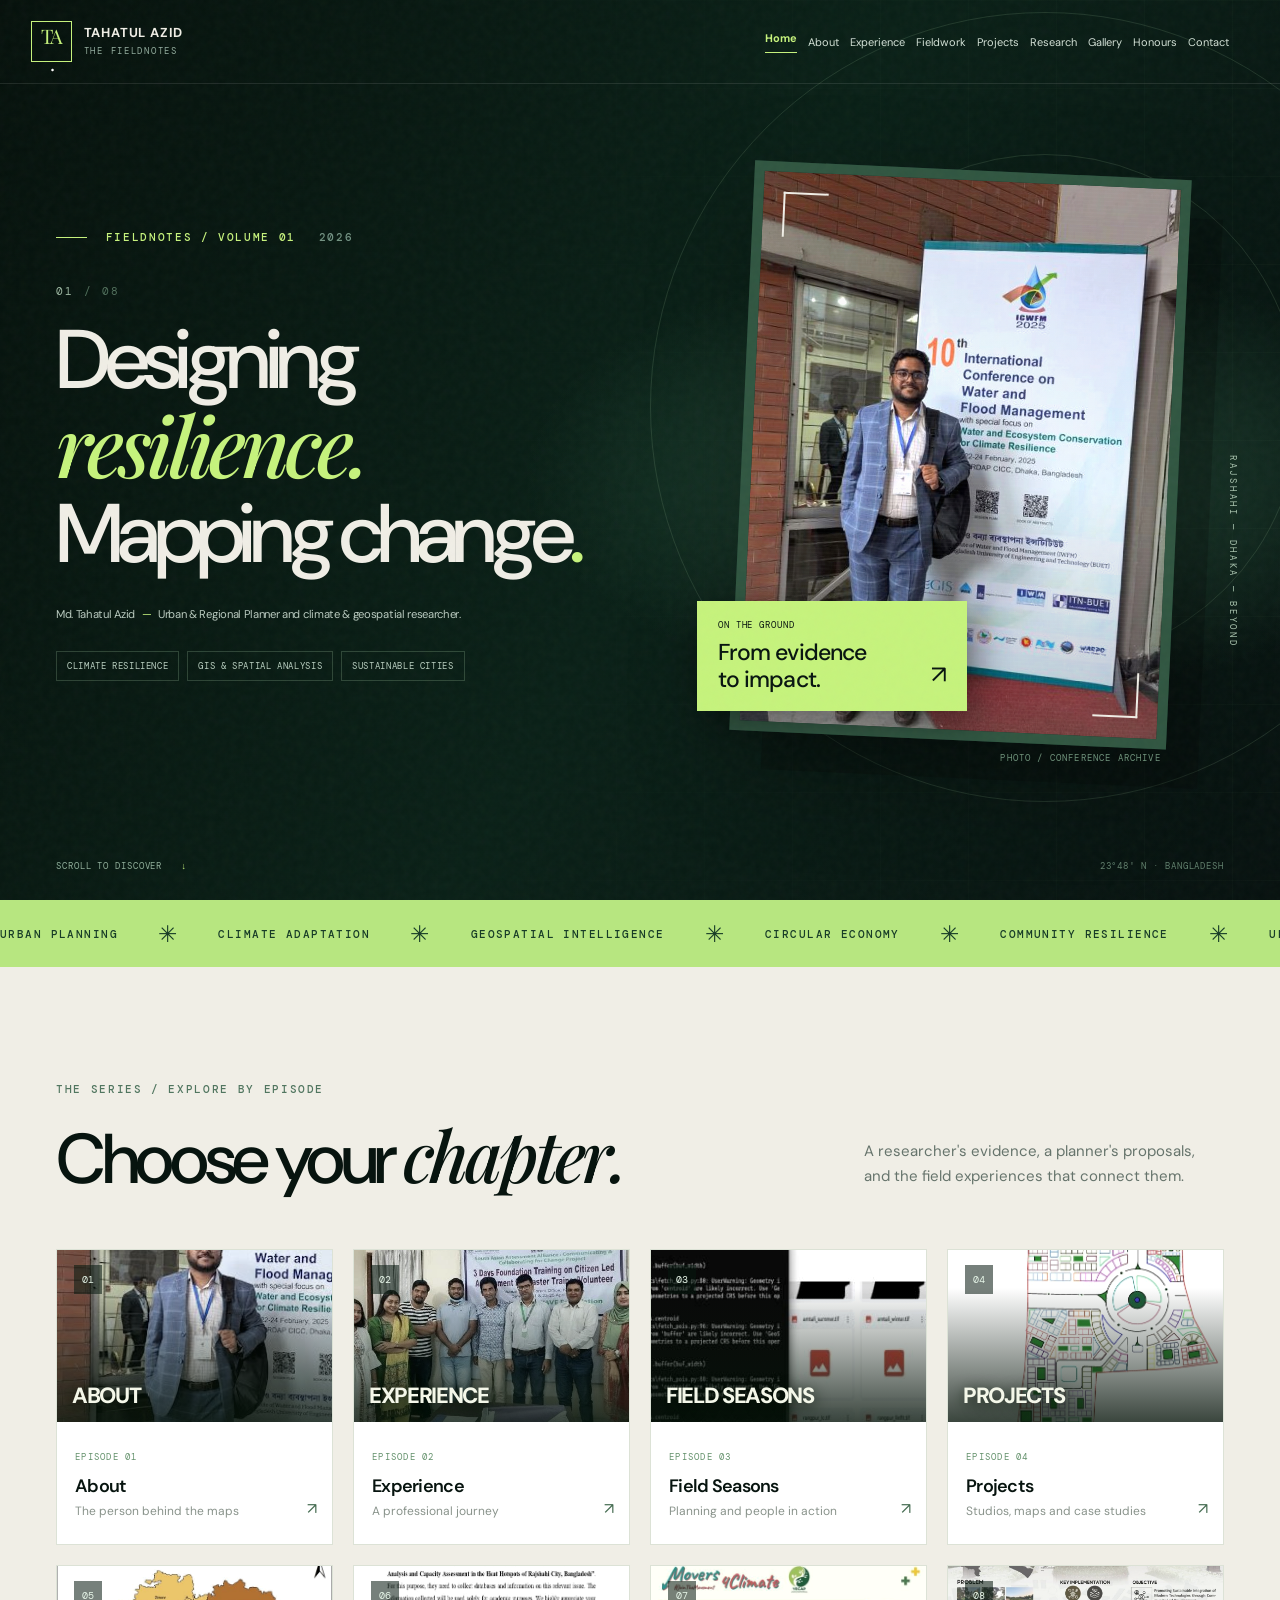
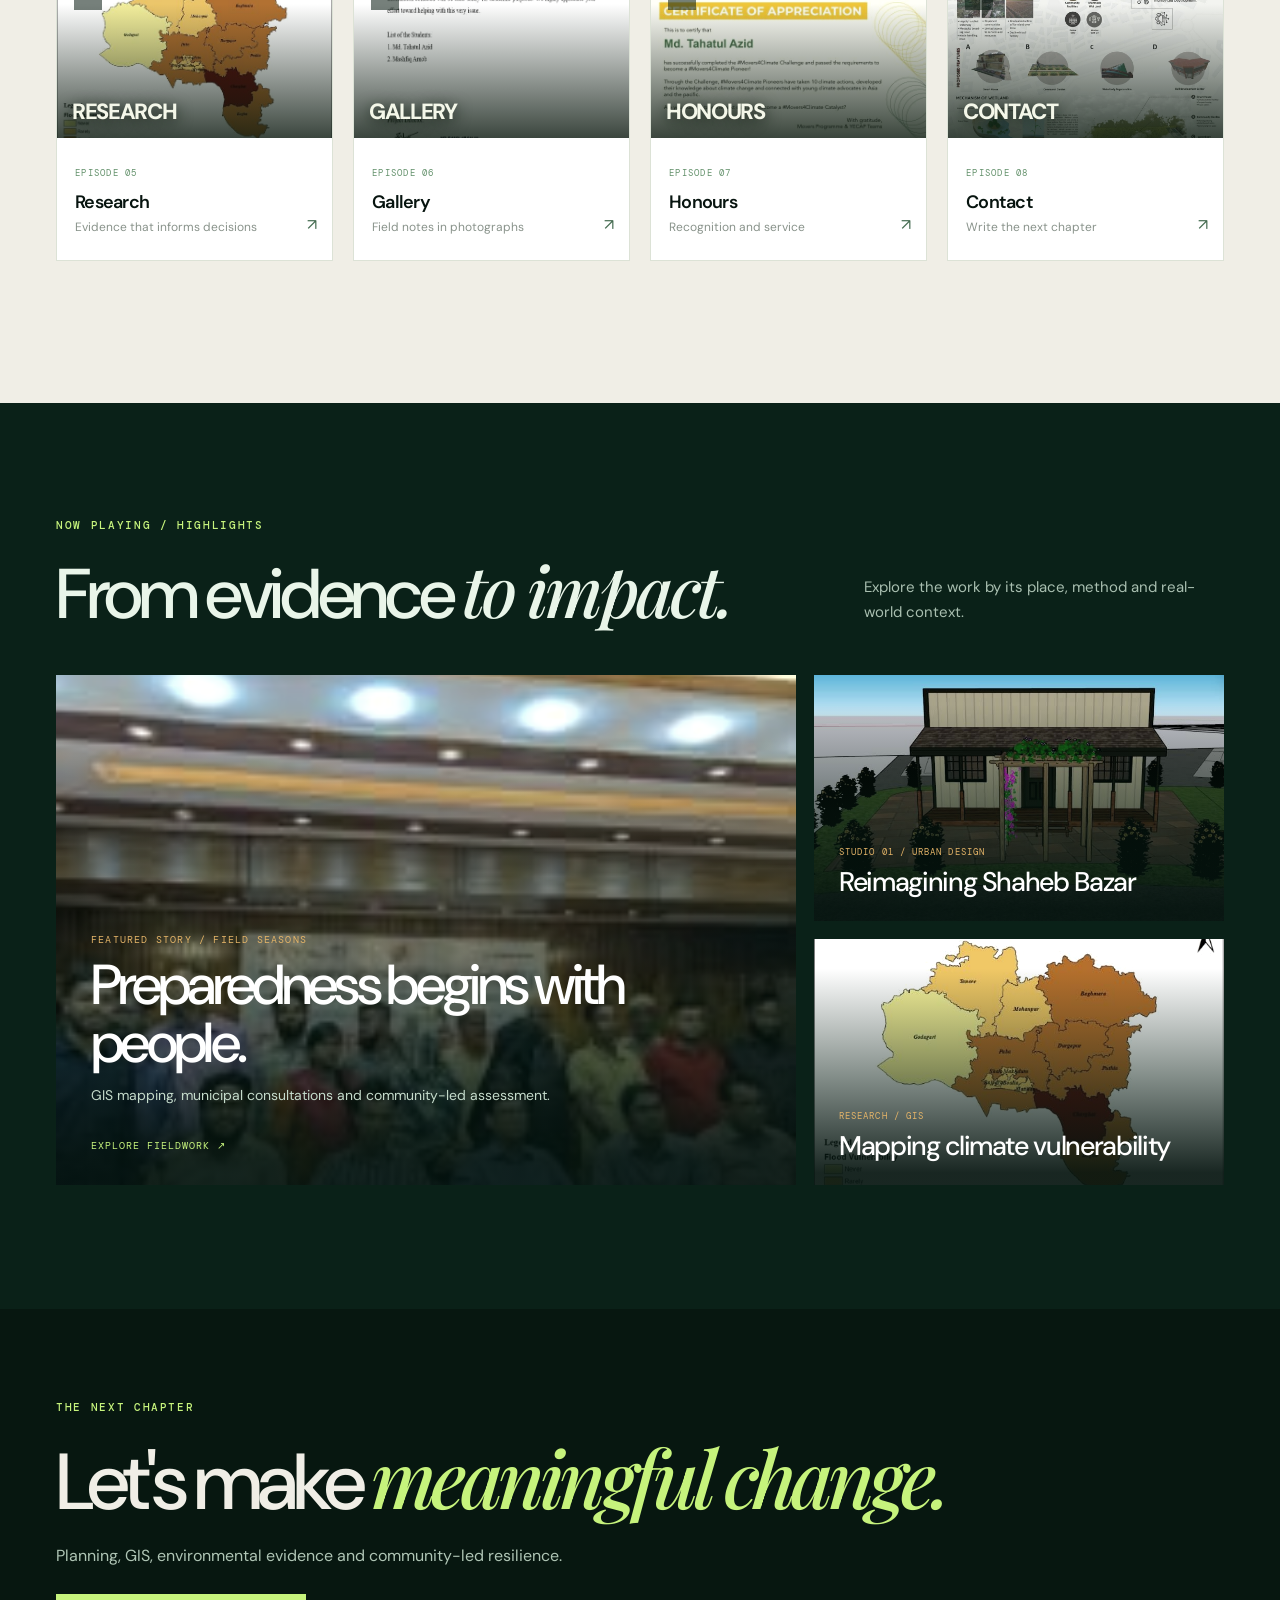
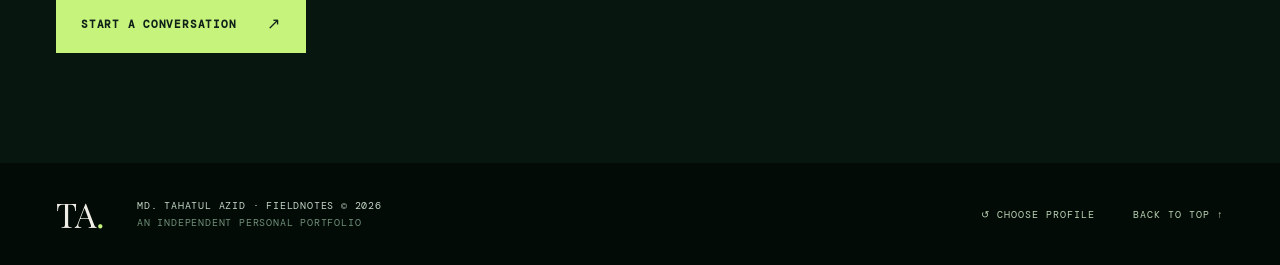
<file: index.html>
<!doctype html>
<html lang="en">
<head>
  <meta charset="UTF-8" />
  <meta name="viewport" content="width=device-width, initial-scale=1" />
  <meta name="description" content="The portfolio of Md. Tahatul Azid: planning, climate resilience, GIS and research." />
  <meta name="theme-color" content="#07140f" />
  <title>Home | Md. Tahatul Azid — Fieldnotes</title>
  <link rel="preconnect" href="https://fonts.googleapis.com" />
  <link rel="preconnect" href="https://fonts.gstatic.com" crossorigin />
  <link href="https://fonts.googleapis.com/css2?family=DM+Sans:wght@400;500;600;700&family=DM+Mono:wght@400;500&family=Playfair+Display:ital,wght@0,500;0,600;1,500;1,600&display=swap" rel="stylesheet" />
  <link rel="stylesheet" href="styles.css" />
  <link rel="stylesheet" href="homepage.css" />
  <script src="gallery-manifest.js" defer></script><script src="app.js" defer></script>
</head>
<body id="top" data-page="index"><div class="noise" aria-hidden="true"></div>
  <div id="chooser" class="screen chooser-screen is-hidden" role="dialog" aria-modal="true" aria-labelledby="chooser-title">
    <div class="chooser-inner">
      <p class="eyebrow center">ONE STORY · FOUR PERSPECTIVES</p>
      <h2 id="chooser-title">Who's watching?</h2>
      <p class="chooser-note">Pick a perspective on the same journey — planning, research and work in the field.</p>
      <div class="profile-grid">
        <button class="profile" type="button" data-profile="overview"><span class="profile-art profile-art-one"><span>TA</span></span><strong>The Full Story</strong><small>Every chapter, in order</small></button>
        <button class="profile" type="button" data-profile="research"><span class="profile-art profile-art-two"><span class="profile-glyph">◈</span></span><strong>Researcher</strong><small>Papers, methods & evidence</small></button>
        <button class="profile" type="button" data-profile="partner"><span class="profile-art profile-art-three"><span class="profile-glyph">⌁</span></span><strong>Project Partner</strong><small>Experience & field projects</small></button>
        <button class="profile" type="button" data-profile="explorer"><span class="profile-art profile-art-four"><span class="profile-glyph">✦</span></span><strong>Explorer</strong><small>Images, ideas & milestones</small></button>
      </div>
      <p class="chooser-foot">FIELDNOTES / VOL. 01 <span>THE STORY IS YOURS TO EXPLORE</span></p>
    </div>
  </div>

<div id="site" class="site-wrap"><header class="site-header" id="top">
      <a class="brand" href="index.html" aria-label="Tahatul Azid, back to home"><span class="brand-icon">TA<span class="brand-dot">.</span></span><span class="brand-name">TAHATUL AZID<small>THE FIELDNOTES</small></span></a>
      <nav class="desktop-nav" aria-label="Primary navigation"><a href="index.html" aria-current="page">Home</a><a href="about.html" >About</a><a href="fieldwork.html" >Fieldwork</a><a href="projects.html" >Projects</a><a href="research.html" >Research</a><a href="experience.html" >Experience</a><a href="gallery.html" >Gallery</a><a href="recognition.html" >Honours</a><a href="contact.html" >Contact</a></nav>
      <div class="header-actions"><a class="header-contact" href="contact.html">LET'S CONNECT <span>↗</span></a><button class="menu-toggle" id="menu-toggle" type="button" aria-label="Open menu" aria-expanded="false"><span></span><span></span></button></div>
    </header>
<nav id="mobile-nav" class="mobile-nav is-hidden" aria-label="Mobile navigation"><a href="index.html" aria-current="page">Home</a><a href="about.html" >About</a><a href="fieldwork.html" >Fieldwork</a><a href="projects.html" >Projects</a><a href="research.html" >Research</a><a href="experience.html" >Experience</a><a href="gallery.html" >Gallery</a><a href="recognition.html" >Honours</a><a href="contact.html" >Contact</a></nav><main>      <section class="hero" id="home">
        <div class="hero-grid"></div><div class="hero-orbit orbit-one"></div><div class="hero-orbit orbit-two"></div>
        <div class="hero-inner wrap">
          <div class="hero-copy reveal">
            <p class="eyebrow light"><span class="eyebrow-line"></span> FIELDNOTES / VOLUME 01 <span class="eyebrow-year">2026</span></p>
            <div class="hero-count">01 <span>/ 08</span></div>
            <h1>Designing<br/><em>resilience.</em><br/>Mapping change<span class="hero-period">.</span></h1>
            <p class="hero-subtitle">Md. Tahatul Azid <span class="separator">—</span> Urban &amp; Regional Planner and climate &amp; geospatial researcher.</p>
            <div class="hero-tags"><span>CLIMATE RESILIENCE</span><span>GIS & SPATIAL ANALYSIS</span><span>SUSTAINABLE CITIES</span></div>
          </div>
          <div class="hero-visual reveal">
            <div class="hero-frame"><img src="assets/tahatul-home.png" alt="Md. Tahatul Azid attending the International Conference on Water and Flood Management" /><div class="hero-photo-grain"></div><span class="photo-corner pc-tl"></span><span class="photo-corner pc-br"></span></div>
            <div class="hero-note"><span class="note-kicker">ON THE GROUND</span><strong>From evidence<br/>to impact.</strong><span class="note-arrow">↗</span></div>
            <div class="hero-side-label">RAJSHAHI — DHAKA — BEYOND</div>
            <div class="hero-image-credit">PHOTO / CONFERENCE ARCHIVE</div>
          </div>
        </div>
        <div class="hero-bottom wrap"><a href="#chapters" class="scroll-prompt">SCROLL TO DISCOVER <span>↓</span></a><span class="hero-coordinate">23°48′ N · BANGLADESH</span></div>
      </section>

      <section class="ticker-strip" aria-label="Areas of focus"><div class="ticker-track"><span>URBAN PLANNING</span><b>✳</b><span>CLIMATE ADAPTATION</span><b>✳</b><span>GEOSPATIAL INTELLIGENCE</span><b>✳</b><span>CIRCULAR ECONOMY</span><b>✳</b><span>COMMUNITY RESILIENCE</span><b>✳</b><span>URBAN PLANNING</span><b>✳</b><span>CLIMATE ADAPTATION</span><b>✳</b><span>GEOSPATIAL INTELLIGENCE</span><b>✳</b></div></section>

<section class="chapters-section section-pad hybrid-episodes" id="chapters"><div class="wrap"><div class="section-heading"><div><p class="eyebrow">THE SERIES / EXPLORE BY EPISODE</p><h2>Choose your <em>chapter.</em></h2></div><p class="section-aside">A researcher's evidence, a planner's proposals, and the field experiences that connect them.</p></div><div class="chapter-rail hybrid-chapter-rail" id="chapter-rail"><a class="chapter-card hybrid-chapter" href="about.html"><div class="chapter-num">01</div><div class="chapter-art hybrid-art"><img loading="lazy" src="assets/claude/hero.jpg" alt=""><span>ABOUT</span></div><div class="chapter-meta"><small>EPISODE 01</small><h3>About</h3><p>The person behind the maps</p></div><span class="chapter-go">↗</span></a><a class="chapter-card hybrid-chapter" href="fieldwork.html"><div class="chapter-num">02</div><div class="chapter-art hybrid-art"><img loading="lazy" src="assets/claude/ep-team.jpg" alt=""><span>FIELD SEASONS</span></div><div class="chapter-meta"><small>EPISODE 02</small><h3>Field Seasons</h3><p>Planning and people in action</p></div><span class="chapter-go">↗</span></a><a class="chapter-card hybrid-chapter" href="projects.html"><div class="chapter-num">03</div><div class="chapter-art hybrid-art"><img loading="lazy" src="assets/claude/sb-plan.jpg" alt=""><span>PROJECTS</span></div><div class="chapter-meta"><small>EPISODE 03</small><h3>Projects</h3><p>Studios, maps and case studies</p></div><span class="chapter-go">↗</span></a><a class="chapter-card hybrid-chapter" href="research.html"><div class="chapter-num">04</div><div class="chapter-art hybrid-art"><img loading="lazy" src="assets/claude/bc-flood.jpg" alt=""><span>RESEARCH</span></div><div class="chapter-meta"><small>EPISODE 04</small><h3>Research</h3><p>Evidence that informs decisions</p></div><span class="chapter-go">↗</span></a><a class="chapter-card hybrid-chapter" href="experience.html"><div class="chapter-num">05</div><div class="chapter-art hybrid-art"><img loading="lazy" src="assets/claude/wv-3.jpg" alt=""><span>EXPERIENCE</span></div><div class="chapter-meta"><small>EPISODE 05</small><h3>Experience</h3><p>A professional journey</p></div><span class="chapter-go">↗</span></a><a class="chapter-card hybrid-chapter" href="gallery.html"><div class="chapter-num">06</div><div class="chapter-art hybrid-art"><img loading="lazy" src="assets/claude/hw-1.jpg" alt=""><span>GALLERY</span></div><div class="chapter-meta"><small>EPISODE 06</small><h3>Gallery</h3><p>Field notes in photographs</p></div><span class="chapter-go">↗</span></a><a class="chapter-card hybrid-chapter" href="recognition.html"><div class="chapter-num">07</div><div class="chapter-art hybrid-art"><img loading="lazy" src="assets/claude/undp-1.jpg" alt=""><span>HONOURS</span></div><div class="chapter-meta"><small>EPISODE 07</small><h3>Honours</h3><p>Recognition and service</p></div><span class="chapter-go">↗</span></a><a class="chapter-card hybrid-chapter" href="contact.html"><div class="chapter-num">08</div><div class="chapter-art hybrid-art"><img loading="lazy" src="assets/claude/sv-poster.jpg" alt=""><span>CONTACT</span></div><div class="chapter-meta"><small>EPISODE 08</small><h3>Contact</h3><p>Write the next chapter</p></div><span class="chapter-go">↗</span></a></div></div></section><section class="stream-section section-pad"><div class="wrap"><div class="section-heading"><div><p class="eyebrow light">NOW PLAYING / HIGHLIGHTS</p><h2>From evidence <em>to impact.</em></h2></div><p class="section-aside">Explore the work by its place, method and real-world context.</p></div><div class="stream-grid"><a class="stream-lead" href="fieldwork.html"><img src="assets/claude/ep-m2.jpg" alt="Municipal fieldwork and stakeholder consultations" loading="lazy"><div><span>FEATURED STORY / FIELD SEASONS</span><h3>Preparedness begins with people.</h3><p>GIS mapping, municipal consultations and community-led assessment.</p><b>EXPLORE FIELDWORK ↗</b></div></a><div class="stream-side"><a href="projects.html#studio-details"><img src="assets/claude/sb-3d1.jpg" alt="Proposed design for Shaheb Bazar"><span>STUDIO 01 / URBAN DESIGN</span><strong>Reimagining Shaheb Bazar</strong></a><a href="research.html"><img src="assets/claude/bc-flood.jpg" alt="Spatial study of flood vulnerability"><span>RESEARCH / GIS</span><strong>Mapping climate vulnerability</strong></a></div></div></div></section><section class="home-close"><div class="wrap"><p class="eyebrow light">THE NEXT CHAPTER</p><h2>Let's make <em>meaningful change.</em></h2><p>Planning, GIS, environmental evidence and community-led resilience.</p><a class="primary-button" href="contact.html">START A CONVERSATION <span class="button-arrow">↗</span></a></div></section></main><footer class="site-footer"><div class="wrap footer-inner"><a href="index.html" class="footer-brand">TA<span>.</span></a><p>MD. TAHATUL AZID · FIELDNOTES © 2026<br/><span>AN INDEPENDENT PERSONAL PORTFOLIO</span></p><button id="switch-profile" class="footer-replay" type="button" title="Choose a viewing profile">↺ CHOOSE PROFILE</button><a href="#top" class="back-top">BACK TO TOP ↑</a></div></footer></div></body></html>
</file>
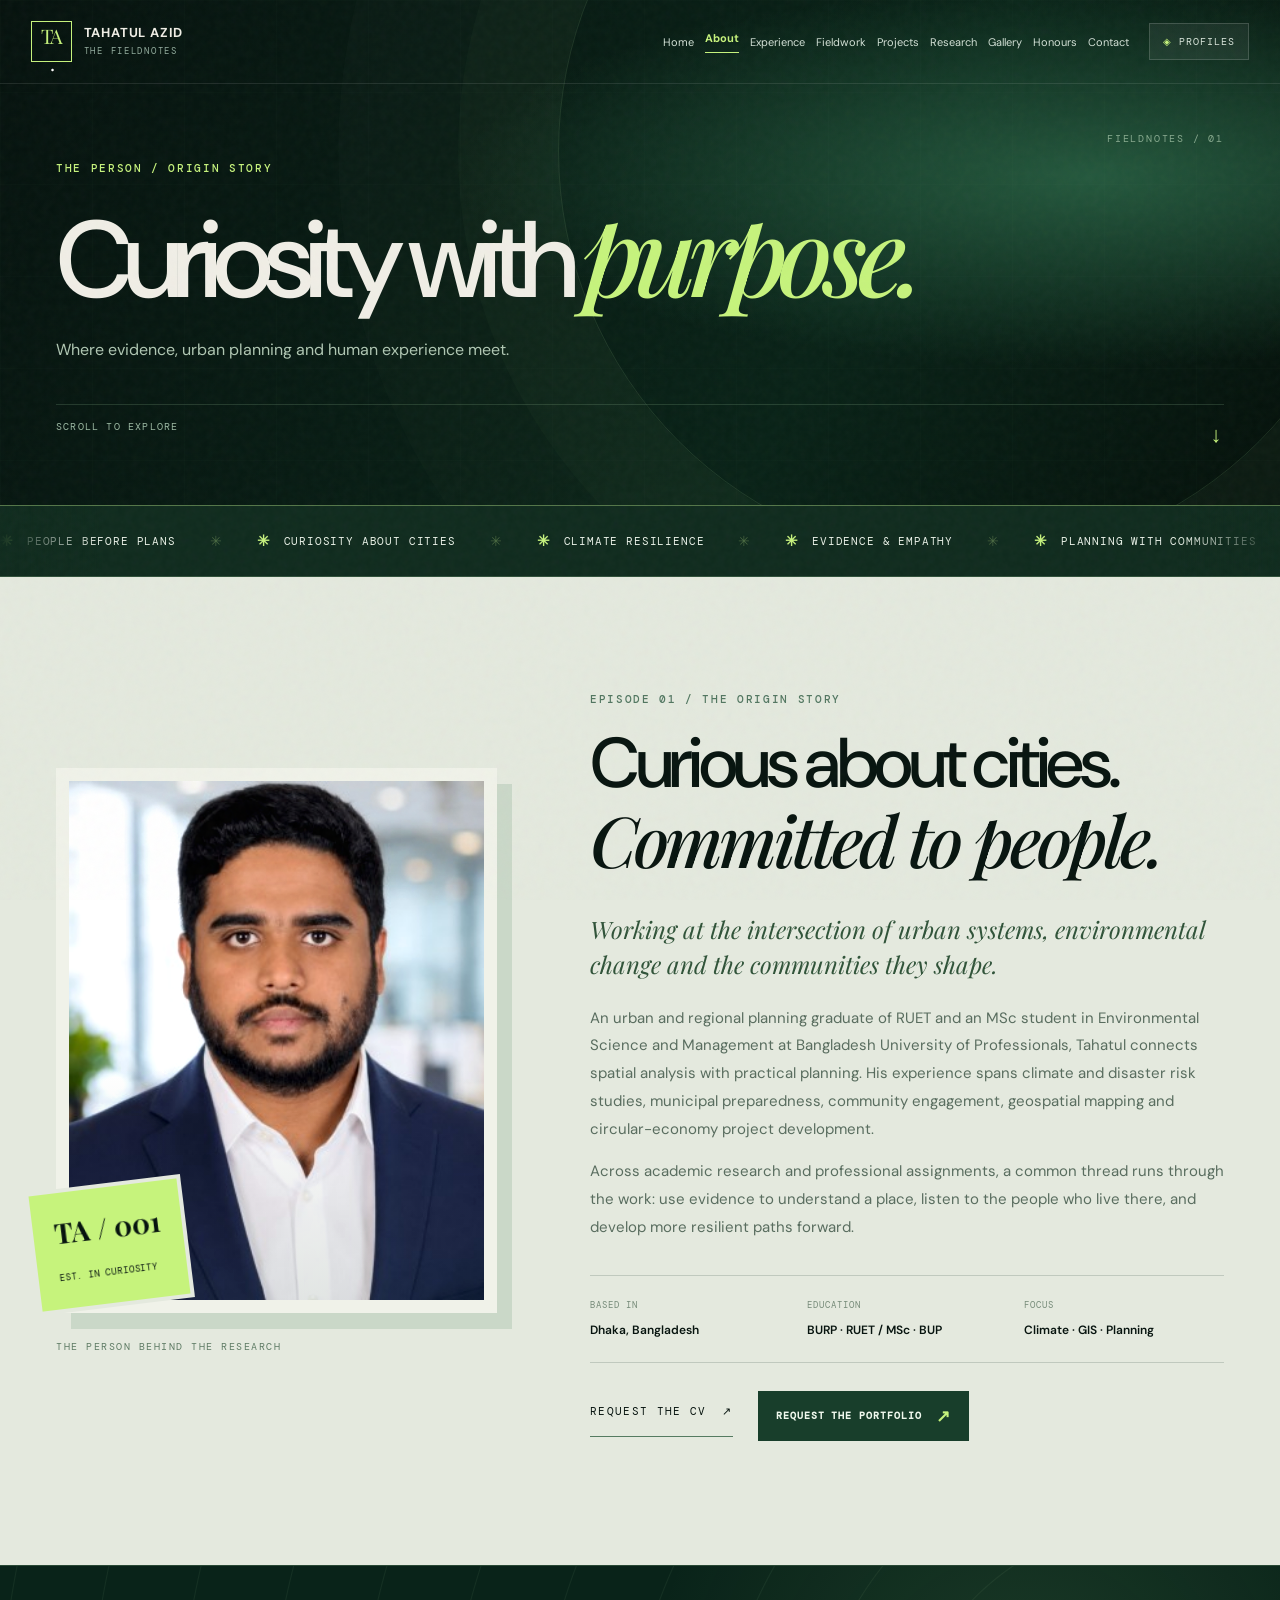
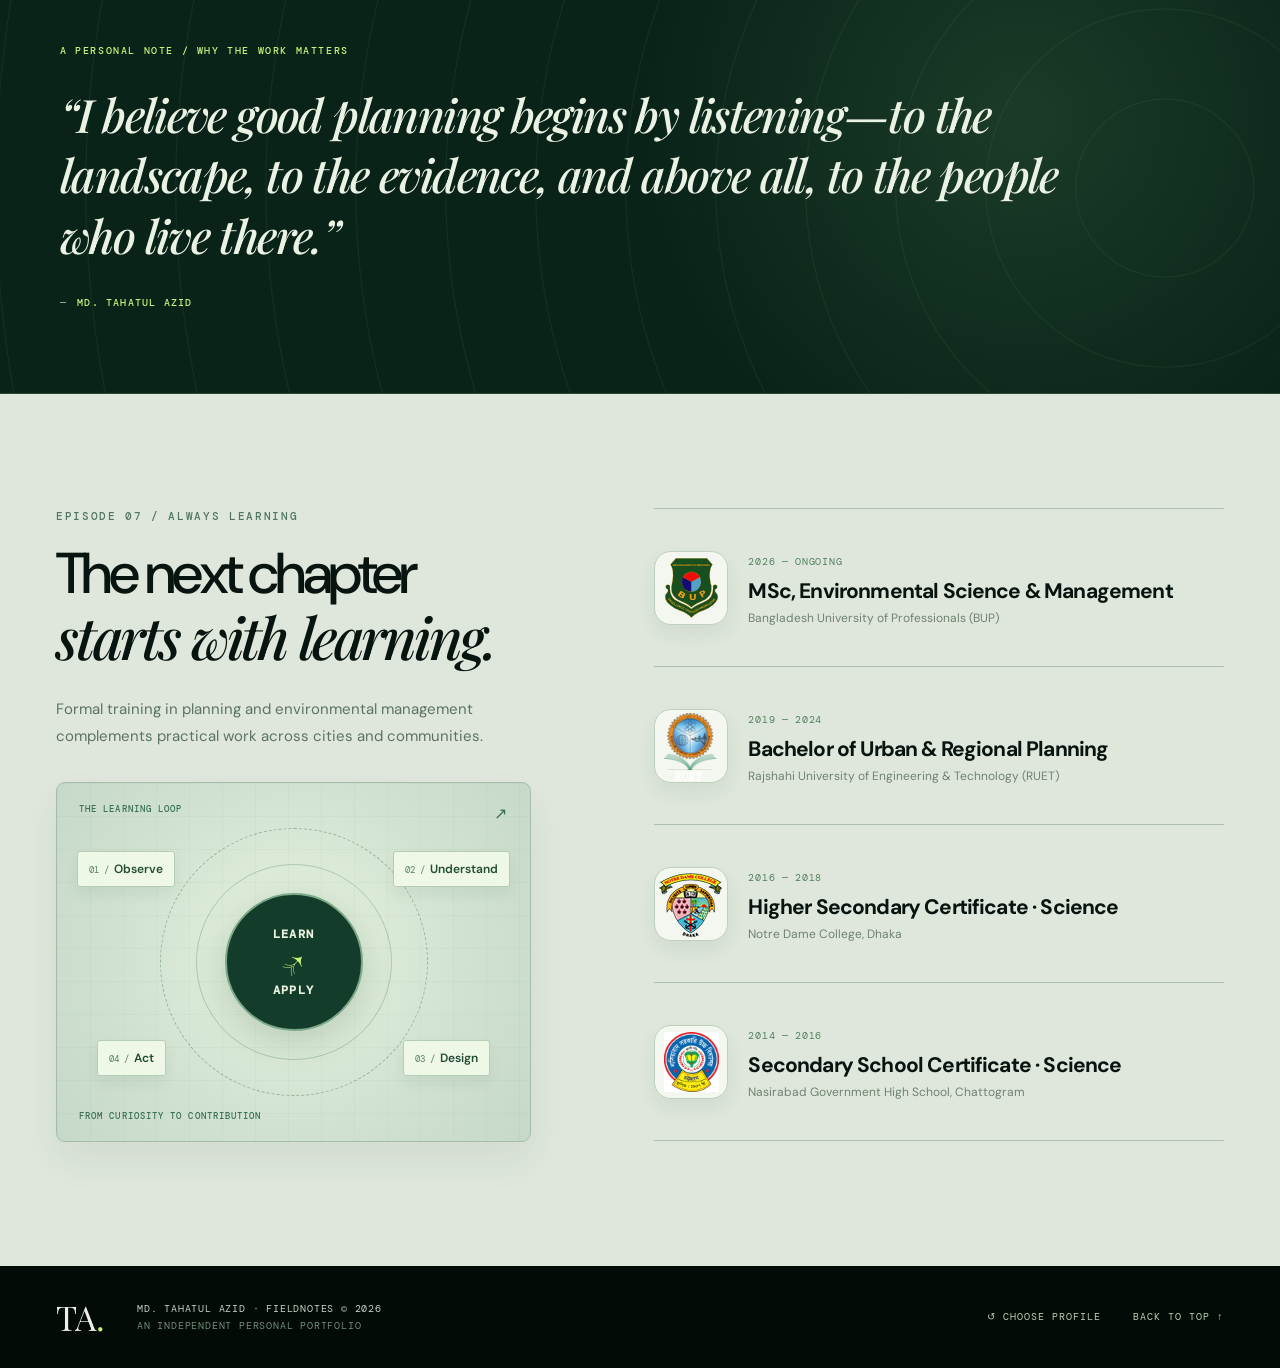
<file: about.html>
<!doctype html>
<html lang="en">
<head>
  <meta charset="UTF-8" />
  <meta name="viewport" content="width=device-width, initial-scale=1" />
  <meta name="description" content="About Md. Tahatul Azid, education, interests and motivations." />
  <meta name="theme-color" content="#07140f" />
  <title>About | Md. Tahatul Azid — Fieldnotes</title>
  <link rel="preconnect" href="https://fonts.googleapis.com" />
  <link rel="preconnect" href="https://fonts.gstatic.com" crossorigin />
  <link href="https://fonts.googleapis.com/css2?family=DM+Sans:wght@400;500;600;700&family=DM+Mono:wght@400;500&family=Playfair+Display:ital,wght@0,500;0,600;1,500;1,600&display=swap" rel="stylesheet" />
  <link rel="stylesheet" href="styles.css" />
  <link rel="stylesheet" href="about-update.css" />
  <script src="gallery-manifest.js" defer></script><script src="app.js" defer></script>
</head>
<body id="top" data-page="about"><div class="noise" aria-hidden="true"></div><div id="site" class="site-wrap"><header class="site-header" id="top">
      <a class="brand" href="index.html" aria-label="Tahatul Azid, back to home"><span class="brand-icon">TA<span class="brand-dot">.</span></span><span class="brand-name">TAHATUL AZID<small>THE FIELDNOTES</small></span></a>
      <nav class="desktop-nav" aria-label="Primary navigation"><a href="index.html" >Home</a><a href="about.html" aria-current="page">About</a><a href="fieldwork.html" >Fieldwork</a><a href="projects.html" >Projects</a><a href="research.html" >Research</a><a href="experience.html" >Experience</a><a href="gallery.html" >Gallery</a><a href="recognition.html" >Honours</a><a href="contact.html" >Contact</a></nav>
      <div class="header-actions"><a class="mode-button" href="index.html#profiles" title="Choose a viewing profile">◈ <span>PROFILES</span></a><a class="header-contact" href="contact.html">LET'S CONNECT <span>↗</span></a><button class="menu-toggle" id="menu-toggle" type="button" aria-label="Open menu" aria-expanded="false"><span></span><span></span></button></div>
    </header>
<nav id="mobile-nav" class="mobile-nav is-hidden" aria-label="Mobile navigation"><a href="index.html" >Home</a><a href="about.html" aria-current="page">About</a><a href="fieldwork.html" >Fieldwork</a><a href="projects.html" >Projects</a><a href="research.html" >Research</a><a href="experience.html" >Experience</a><a href="gallery.html" >Gallery</a><a href="recognition.html" >Honours</a><a href="contact.html" >Contact</a></nav><main><section class="subpage-hero"><div class="subpage-grain"></div><div class="wrap subpage-hero-inner"><span class="subpage-index">FIELDNOTES / 01</span><p class="eyebrow light">THE PERSON / ORIGIN STORY</p><h1>Curiosity with <em>purpose.</em></h1><p>Where evidence, urban planning and human experience meet.</p><div class="subpage-rule"><span>SCROLL TO EXPLORE</span><span>↓</span></div></div></section><section class="story-section section-pad" id="story">
        <div class="wrap story-grid">
          <div class="story-photo reveal"><div class="story-photo-frame"><img src="assets/tahatul-about.png" alt="Portrait of Md. Tahatul Azid in a navy suit" loading="lazy" /></div><div class="story-photo-stamp">TA / 001<br/><span>EST. IN CURIOSITY</span></div><p class="photo-foot">THE PERSON BEHIND THE RESEARCH</p></div>
          <div class="story-content reveal"><p class="eyebrow">EPISODE 01 / THE ORIGIN STORY</p><h2>Curious about cities.<br/><em>Committed to people.</em></h2><p class="story-lead">Working at the intersection of urban systems, environmental change and the communities they shape.</p><p>An urban and regional planning graduate of RUET and an MSc student in Environmental Science and Management at Bangladesh University of Professionals, Tahatul connects spatial analysis with practical planning. His experience spans climate and disaster risk studies, municipal preparedness, community engagement, geospatial mapping and circular-economy project development.</p><p>Across academic research and professional assignments, a common thread runs through the work: use evidence to understand a place, listen to the people who live there, and develop more resilient paths forward.</p><div class="story-facts"><div><span>BASED IN</span><strong>Dhaka, Bangladesh</strong></div><div><span>EDUCATION</span><strong>BURP · RUET / MSc · BUP</strong></div><div><span>FOCUS</span><strong>Climate · GIS · Planning</strong></div></div><div class="story-actions"><a href="mailto:litunurp18@gmail.com?subject=Request%20for%20CV" class="text-link dark">REQUEST THE CV <span>↗</span></a><a href="mailto:litunurp18@gmail.com?subject=Request%20for%20Portfolio" class="portfolio-request">REQUEST THE PORTFOLIO <span>↗</span></a></div></div>
        </div>
      </section>
      <section class="about-quote" aria-label="Personal philosophy">
        <div class="wrap about-quote-inner">
          <p class="about-quote-kicker">A PERSONAL NOTE / WHY THE WORK MATTERS</p>
          <blockquote>“I believe good planning begins by listening—to the landscape, to the evidence, and above all, to the people who live there.”</blockquote>
          <p class="about-quote-signature">— <strong>Md. Tahatul Azid</strong></p>
        </div>
      </section>
      <section class="education-section section-pad" id="education">
        <div class="wrap education-grid">
          <div class="education-intro">
            <p class="eyebrow">EPISODE 07 / ALWAYS LEARNING</p>
            <h2>The next chapter<br/><em>starts with learning.</em></h2>
            <p class="education-copy">Formal training in planning and environmental management complements practical work across cities and communities.</p>
            <div class="learning-cycle" aria-label="Learning approach: observe, understand, design, act">
              <p class="learning-cycle-label">THE LEARNING LOOP <span>↗</span></p>
              <div class="learning-cycle-orbit" aria-hidden="true"></div>
              <div class="learning-cycle-center"><span>LEARN</span><strong>↗</strong><span>APPLY</span></div>
              <ol class="learning-cycle-points">
                <li class="learning-point learning-point-one"><span>01 /</span><strong>Observe</strong></li>
                <li class="learning-point learning-point-two"><span>02 /</span><strong>Understand</strong></li>
                <li class="learning-point learning-point-three"><span>03 /</span><strong>Design</strong></li>
                <li class="learning-point learning-point-four"><span>04 /</span><strong>Act</strong></li>
              </ol>
              <p class="learning-cycle-footer">FROM CURIOSITY TO CONTRIBUTION</p>
            </div>
          </div>
          <div class="education-list">
            <div class="education-item">
              <div class="institution-mark"><img src="assets/institutions/bup.svg" alt="Bangladesh University of Professionals logo" loading="lazy" /></div>
              <div class="education-details"><span>2026 — ONGOING</span><h3>MSc, Environmental Science &amp; Management</h3><p>Bangladesh University of Professionals (BUP)</p></div>
            </div>
            <div class="education-item">
              <div class="institution-mark"><img class="logo-wide" src="assets/institutions/ruet.png" alt="RUET emblem" loading="lazy" /></div>
              <div class="education-details"><span>2019 — 2024</span><h3>Bachelor of Urban &amp; Regional Planning</h3><p>Rajshahi University of Engineering &amp; Technology (RUET)</p></div>
            </div>
            <div class="education-item">
              <div class="institution-mark"><img class="logo-wide" src="assets/institutions/ndc.png" alt="Notre Dame College Dhaka crest" loading="lazy" /></div>
              <div class="education-details"><span>2016 — 2018</span><h3>Higher Secondary Certificate · Science</h3><p>Notre Dame College, Dhaka</p></div>
            </div>
            <div class="education-item">
              <div class="institution-mark"><img src="assets/institutions/nghs.jpeg" alt="Nasirabad Government High School crest" loading="lazy" /></div>
              <div class="education-details"><span>2014 — 2016</span><h3>Secondary School Certificate · Science</h3><p>Nasirabad Government High School, Chattogram</p></div>
            </div>
          </div>
        </div>
      </section>
    </main>
    <footer class="site-footer"><div class="wrap footer-inner"><a href="index.html" class="footer-brand">TA<span>.</span></a><p>MD. TAHATUL AZID · FIELDNOTES © 2026<br/><span>AN INDEPENDENT PERSONAL PORTFOLIO</span></p><a class="footer-replay" href="index.html#profiles">↺ CHOOSE PROFILE</a><a href="#top" class="back-top">BACK TO TOP ↑</a></div></footer>
  </div>
</body>
</html>
</file>
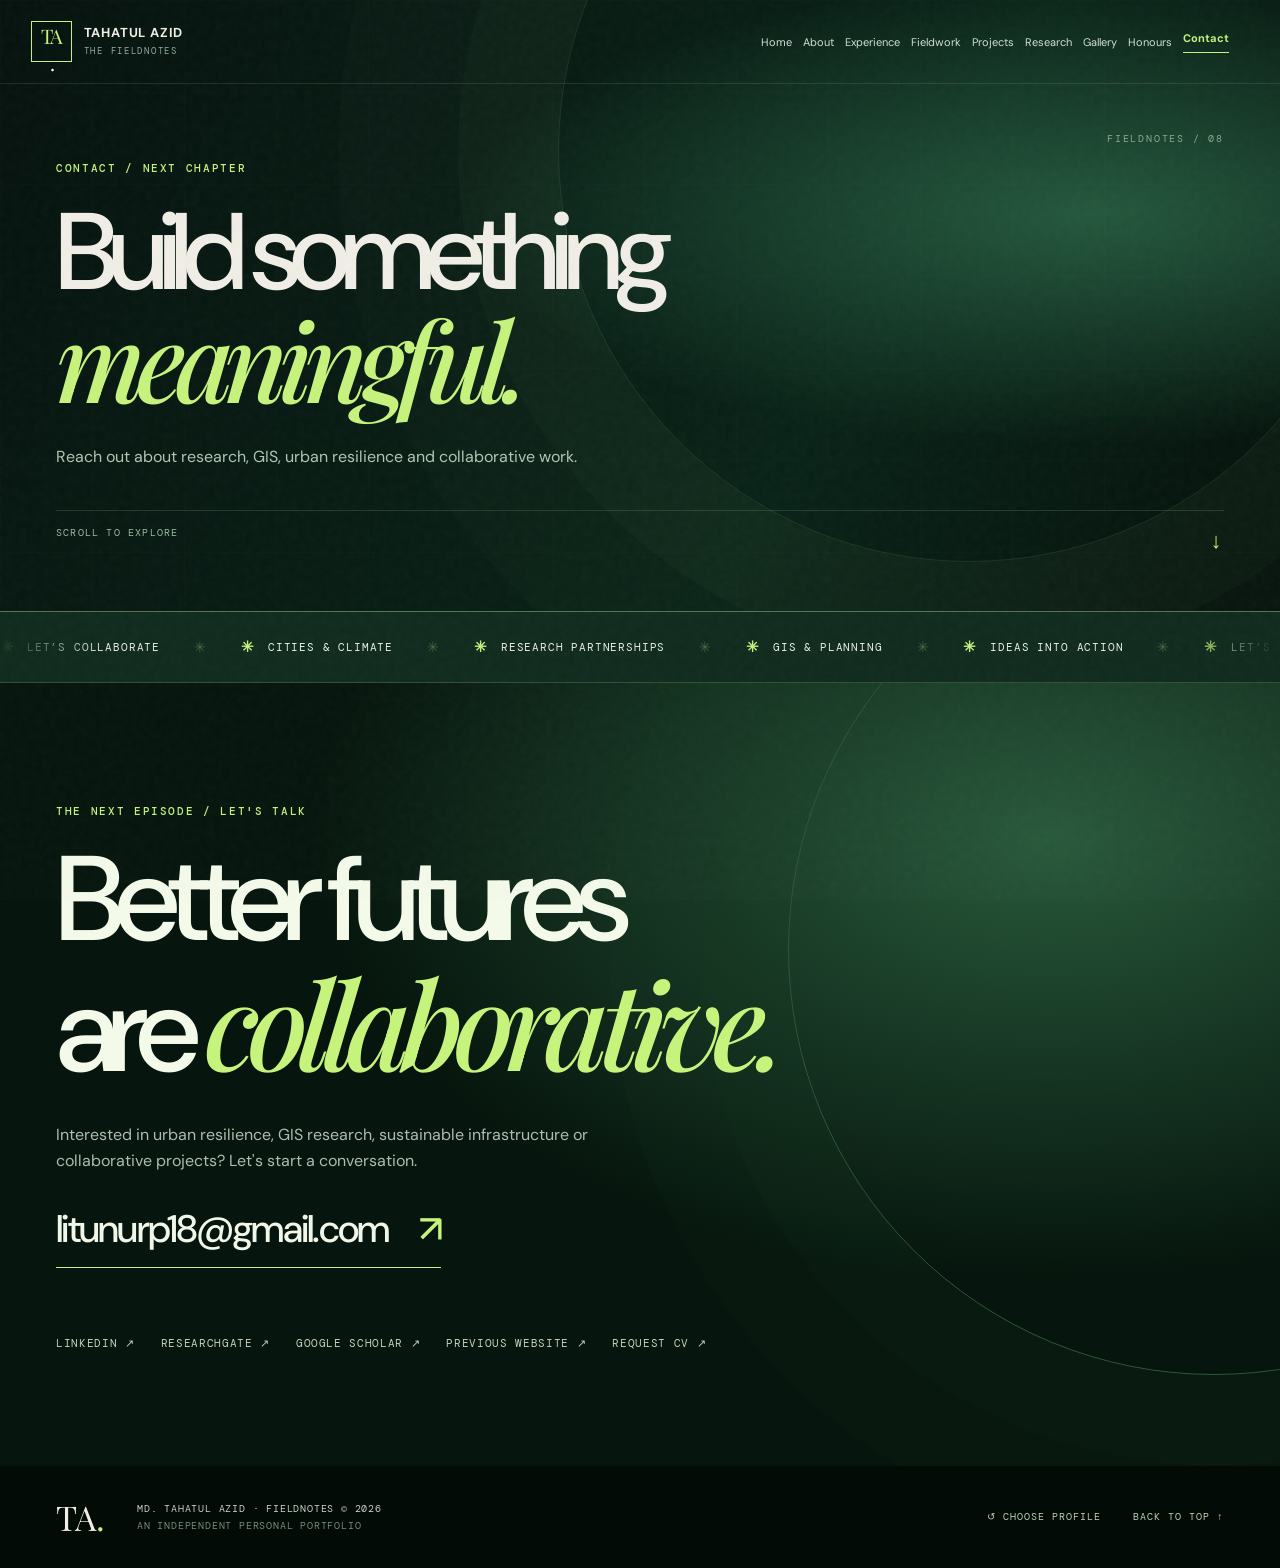
<file: contact.html>
<!doctype html>
<html lang="en">
<head>
  <meta charset="UTF-8" />
  <meta name="viewport" content="width=device-width, initial-scale=1" />
  <meta name="description" content="Contact Md. Tahatul Azid for research and project collaboration." />
  <meta name="theme-color" content="#07140f" />
  <title>Contact | Md. Tahatul Azid — Fieldnotes</title>
  <link rel="preconnect" href="https://fonts.googleapis.com" />
  <link rel="preconnect" href="https://fonts.gstatic.com" crossorigin />
  <link href="https://fonts.googleapis.com/css2?family=DM+Sans:wght@400;500;600;700&family=DM+Mono:wght@400;500&family=Playfair+Display:ital,wght@0,500;0,600;1,500;1,600&display=swap" rel="stylesheet" />
  <link rel="stylesheet" href="styles.css" />
  <script src="gallery-manifest.js" defer></script><script src="app.js" defer></script>
</head>
<body id="top" data-page="contact"><div class="noise" aria-hidden="true"></div><div id="site" class="site-wrap"><header class="site-header" id="top">
      <a class="brand" href="index.html" aria-label="Tahatul Azid, back to home"><span class="brand-icon">TA<span class="brand-dot">.</span></span><span class="brand-name">TAHATUL AZID<small>THE FIELDNOTES</small></span></a>
      <nav class="desktop-nav" aria-label="Primary navigation"><a href="index.html" >Home</a><a href="about.html" >About</a><a href="fieldwork.html" >Fieldwork</a><a href="projects.html" >Projects</a><a href="research.html" >Research</a><a href="experience.html" >Experience</a><a href="gallery.html" >Gallery</a><a href="recognition.html" >Honours</a><a href="contact.html" aria-current="page">Contact</a></nav>
      <div class="header-actions"><a class="header-contact" href="contact.html">LET'S CONNECT <span>↗</span></a><button class="menu-toggle" id="menu-toggle" type="button" aria-label="Open menu" aria-expanded="false"><span></span><span></span></button></div>
    </header>
<nav id="mobile-nav" class="mobile-nav is-hidden" aria-label="Mobile navigation"><a href="index.html" >Home</a><a href="about.html" >About</a><a href="fieldwork.html" >Fieldwork</a><a href="projects.html" >Projects</a><a href="research.html" >Research</a><a href="experience.html" >Experience</a><a href="gallery.html" >Gallery</a><a href="recognition.html" >Honours</a><a href="contact.html" aria-current="page">Contact</a></nav><main><section class="subpage-hero"><div class="subpage-grain"></div><div class="wrap subpage-hero-inner"><span class="subpage-index">FIELDNOTES / 08</span><p class="eyebrow light">CONTACT / NEXT CHAPTER</p><h1>Build something <em>meaningful.</em></h1><p>Reach out about research, GIS, urban resilience and collaborative work.</p><div class="subpage-rule"><span>SCROLL TO EXPLORE</span><span>↓</span></div></div></section><section class="contact-section" id="contact"><div class="wrap contact-inner"><p class="eyebrow light">THE NEXT EPISODE / LET'S TALK</p><h2>Better futures<br/>are <em>collaborative.</em></h2><p>Interested in urban resilience, GIS research, sustainable infrastructure or collaborative projects? Let's start a conversation.</p><a href="mailto:litunurp18@gmail.com?subject=Let's%20collaborate%20%E2%80%94%20Tahatul%20Azid" class="contact-email">litunurp18@gmail.com <span>↗</span></a><div class="contact-links"><a href="https://www.linkedin.com/in/md-tahatul-azid/" target="_blank" rel="noopener noreferrer">LINKEDIN ↗</a><a href="https://www.researchgate.net/profile/Md-Azid" target="_blank" rel="noopener noreferrer">RESEARCHGATE ↗</a><a href="https://scholar.google.com/citations?user=cqAhsHIAAAAJ&hl=en" target="_blank" rel="noopener noreferrer">GOOGLE SCHOLAR ↗</a><a href="https://sites.google.com/view/mdtahatulazid/" target="_blank" rel="noopener noreferrer">PREVIOUS WEBSITE ↗</a><a href="mailto:litunurp18@gmail.com?subject=Request%20for%20CV" target="_blank" rel="noopener">REQUEST CV ↗</a></div></div></section></main><footer class="site-footer"><div class="wrap footer-inner"><a href="index.html" class="footer-brand">TA<span>.</span></a><p>MD. TAHATUL AZID · FIELDNOTES © 2026<br/><span>AN INDEPENDENT PERSONAL PORTFOLIO</span></p><a class="footer-replay" href="index.html#profiles">↺ CHOOSE PROFILE</a><a href="#top" class="back-top">BACK TO TOP ↑</a></div></footer></div></body></html>
</file>
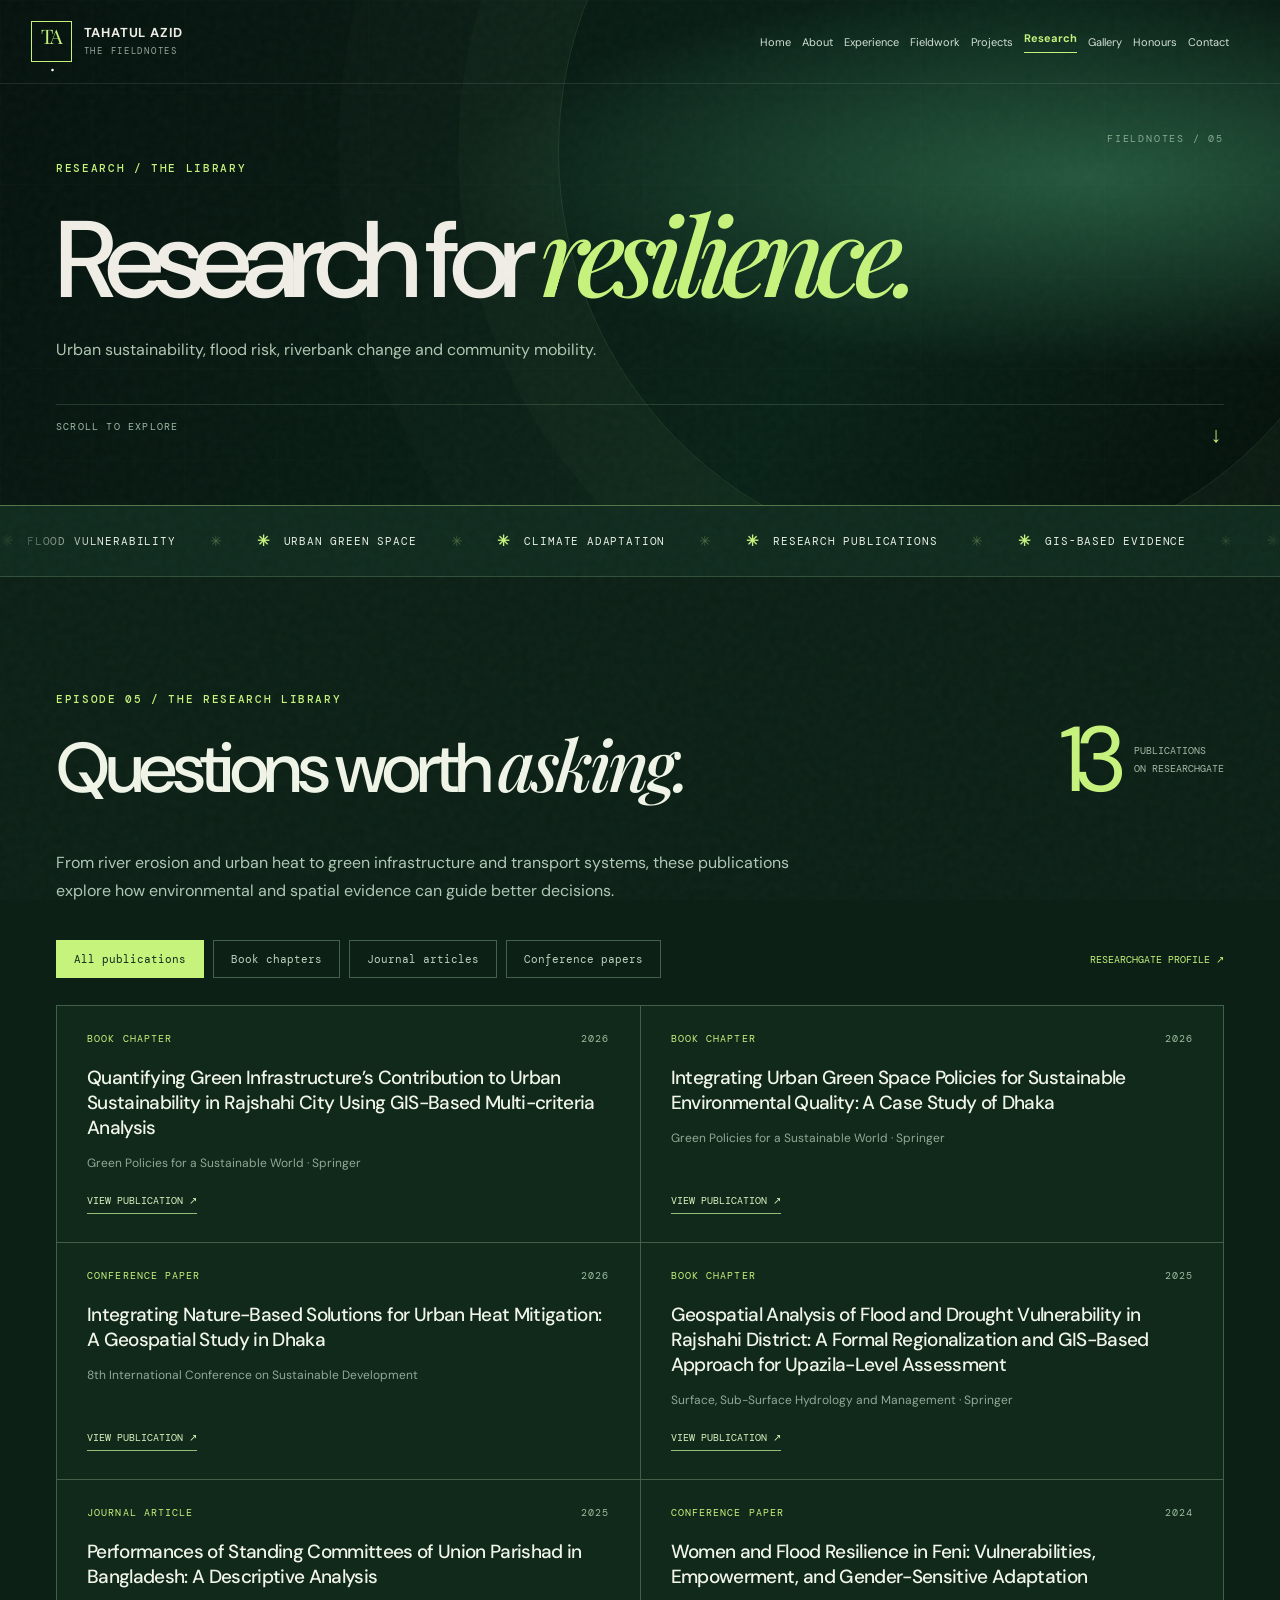
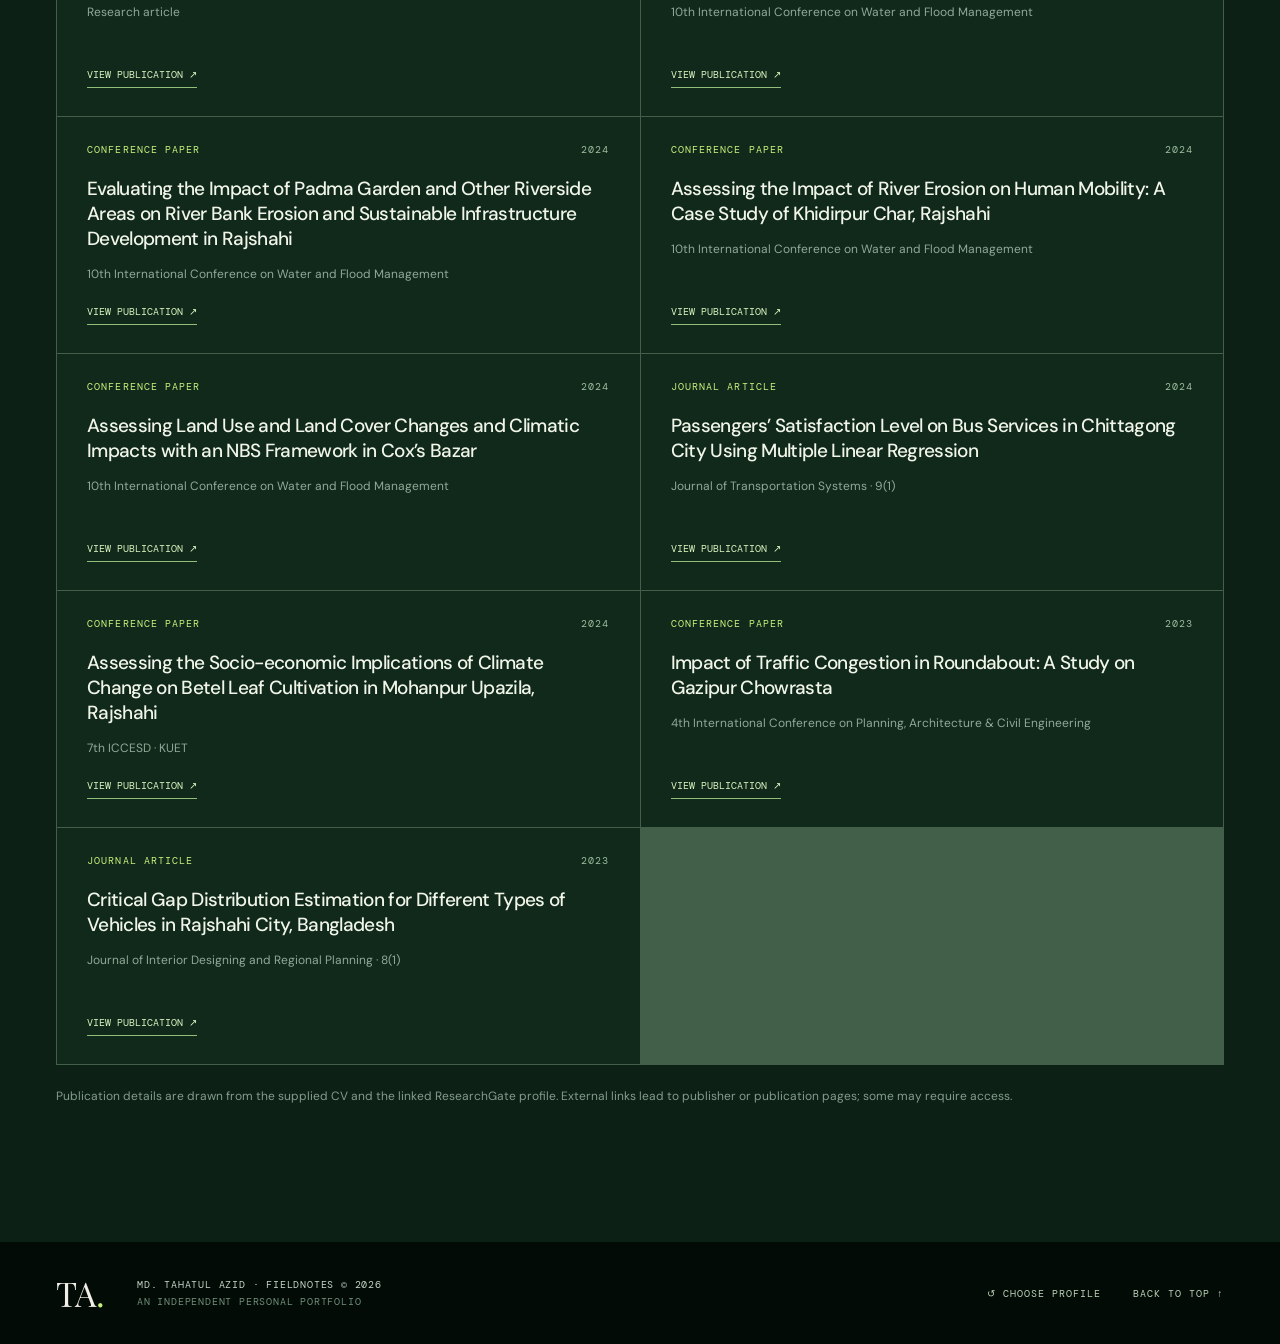
<file: research.html>
<!doctype html>
<html lang="en">
<head>
  <meta charset="UTF-8" />
  <meta name="viewport" content="width=device-width, initial-scale=1" />
  <meta name="description" content="Academic research and publications covering climate, GIS and sustainable cities." />
  <meta name="theme-color" content="#07140f" />
  <title>Research | Md. Tahatul Azid — Fieldnotes</title>
  <link rel="preconnect" href="https://fonts.googleapis.com" />
  <link rel="preconnect" href="https://fonts.gstatic.com" crossorigin />
  <link href="https://fonts.googleapis.com/css2?family=DM+Sans:wght@400;500;600;700&family=DM+Mono:wght@400;500&family=Playfair+Display:ital,wght@0,500;0,600;1,500;1,600&display=swap" rel="stylesheet" />
  <link rel="stylesheet" href="styles.css" />
  <script src="gallery-manifest.js" defer></script><script src="app.js" defer></script>
</head>
<body id="top" data-page="research"><div class="noise" aria-hidden="true"></div><div id="site" class="site-wrap"><header class="site-header" id="top">
      <a class="brand" href="index.html" aria-label="Tahatul Azid, back to home"><span class="brand-icon">TA<span class="brand-dot">.</span></span><span class="brand-name">TAHATUL AZID<small>THE FIELDNOTES</small></span></a>
      <nav class="desktop-nav" aria-label="Primary navigation"><a href="index.html" >Home</a><a href="about.html" >About</a><a href="fieldwork.html" >Fieldwork</a><a href="projects.html" >Projects</a><a href="research.html" aria-current="page">Research</a><a href="experience.html" >Experience</a><a href="gallery.html" >Gallery</a><a href="recognition.html" >Honours</a><a href="contact.html" >Contact</a></nav>
      <div class="header-actions"><a class="header-contact" href="contact.html">LET'S CONNECT <span>↗</span></a><button class="menu-toggle" id="menu-toggle" type="button" aria-label="Open menu" aria-expanded="false"><span></span><span></span></button></div>
    </header>
<nav id="mobile-nav" class="mobile-nav is-hidden" aria-label="Mobile navigation"><a href="index.html" >Home</a><a href="about.html" >About</a><a href="fieldwork.html" >Fieldwork</a><a href="projects.html" >Projects</a><a href="research.html" aria-current="page">Research</a><a href="experience.html" >Experience</a><a href="gallery.html" >Gallery</a><a href="recognition.html" >Honours</a><a href="contact.html" >Contact</a></nav><main><section class="subpage-hero"><div class="subpage-grain"></div><div class="wrap subpage-hero-inner"><span class="subpage-index">FIELDNOTES / 04</span><p class="eyebrow light">RESEARCH / THE LIBRARY</p><h1>Research for <em>resilience.</em></h1><p>Urban sustainability, flood risk, riverbank change and community mobility.</p><div class="subpage-rule"><span>SCROLL TO EXPLORE</span><span>↓</span></div></div></section><section class="research-section section-pad" id="research"><div class="wrap"><div class="section-heading reveal"><div><p class="eyebrow light">EPISODE 04 / THE RESEARCH LIBRARY</p><h2>Questions worth <em>asking.</em></h2></div><div class="research-count"><strong>13</strong><span>PUBLICATIONS<br/>ON RESEARCHGATE</span></div></div><p class="research-intro reveal">From river erosion and urban heat to green infrastructure and transport systems, these publications explore how environmental and spatial evidence can guide better decisions.</p><div class="research-controls"><div class="filter-row" id="publication-filters" aria-label="Publication types"><button class="filter-chip is-active" data-type="all" type="button">All publications</button><button class="filter-chip" data-type="chapter" type="button">Book chapters</button><button class="filter-chip" data-type="journal" type="button">Journal articles</button><button class="filter-chip" data-type="conference" type="button">Conference papers</button></div><a class="researchgate-link" href="https://www.researchgate.net/profile/Md-Azid" target="_blank" rel="noopener noreferrer">RESEARCHGATE PROFILE ↗</a></div><div id="publications-grid" class="publications-grid"></div><p class="research-foot">Publication details are drawn from the supplied CV and the linked ResearchGate profile. External links lead to publisher or publication pages; some may require access.</p></div></section></main><footer class="site-footer"><div class="wrap footer-inner"><a href="index.html" class="footer-brand">TA<span>.</span></a><p>MD. TAHATUL AZID · FIELDNOTES © 2026<br/><span>AN INDEPENDENT PERSONAL PORTFOLIO</span></p><a class="footer-replay" href="index.html#profiles">↺ CHOOSE PROFILE</a><a href="#top" class="back-top">BACK TO TOP ↑</a></div></footer></div></body></html>
</file>
<file: styles.css>
:root{--ink:#07140f;--ink2:#0a1d17;--forest:#14382b;--forest2:#204b3b;--lime:#c6f37c;--mint:#8abfa5;--cream:#f0eee6;--paper:#e5e8df;--white:#fff;--muted:#a8b7ad;--line:rgba(255,255,255,.15);--dark-line:rgba(12,38,28,.16);--mono:'DM Mono',monospace;--sans:'DM Sans',Arial,sans-serif;--serif:'Playfair Display',Georgia,serif}
*{box-sizing:border-box}html{scroll-behavior:smooth;scroll-padding-top:90px}body{margin:0;background:var(--cream);color:var(--ink);font-family:var(--sans);overflow-x:hidden}body.locked{overflow:hidden}a{color:inherit;text-decoration:none}button{font:inherit;cursor:pointer}img{max-width:100%;display:block}::selection{background:var(--lime);color:var(--ink)}.is-hidden{display:none!important}.is-inert{visibility:hidden;height:0;overflow:hidden}.wrap{width:min(1410px,calc(100% - 112px));margin:0 auto}.section-pad{padding:114px 0 124px}.noise{pointer-events:none;position:fixed;inset:0;z-index:50;opacity:.035;background-image:url("data:image/svg+xml,%3Csvg viewBox='0 0 160 160' xmlns='http://www.w3.org/2000/svg'%3E%3Cfilter id='n'%3E%3CfeTurbulence type='fractalNoise' baseFrequency='.75' numOctaves='3' stitchTiles='stitch'/%3E%3C/filter%3E%3Crect width='100%25' height='100%25' filter='url(%23n)'/%3E%3C/svg%3E")}
.eyebrow{font:500 11px/1.5 var(--mono);letter-spacing:.15em;color:#517660;text-transform:uppercase;margin:0 0 18px}.eyebrow.light{color:var(--lime)}.eyebrow.center{text-align:center}.eyebrow-line{display:inline-block;width:31px;border-top:1px solid currentColor;vertical-align:middle;margin-right:10px}.section-heading{display:flex;align-items:end;justify-content:space-between;gap:32px;margin-bottom:43px}.section-heading h2,.story-content h2,.education-grid h2{font-size:clamp(43px,5.5vw,80px);line-height:1.08;letter-spacing:-.062em;font-weight:500;margin:0}.section-heading h2 em,.story-content h2 em,.education-grid h2 em{font-family:var(--serif);font-weight:500;letter-spacing:-.055em}.section-aside{font-size:15px;line-height:1.68;max-width:360px;color:#66746c;margin:0 0 7px}.reveal{animation:riseIn .8s ease both}@keyframes riseIn{from{opacity:0;transform:translateY(24px)}to{opacity:1;transform:translateY(0)}}
/* Opening chapter */
.screen{position:fixed;inset:0;z-index:100;background:#030807;color:var(--cream)}.intro-screen{display:flex;flex-direction:column;justify-content:space-between;align-items:center;overflow:hidden;background:radial-gradient(ellipse at 50% 59%,rgba(57,105,69,.26),transparent 43%),#020605}.intro-screen:before{content:"";position:absolute;inset:-20%;background:repeating-radial-gradient(circle at 50% 50%,transparent 0 48px,rgba(164,202,152,.045) 49px,transparent 50px);animation:introSpin 35s linear infinite;opacity:.7}@keyframes introSpin{to{transform:rotate(15deg)}}.intro-topline,.intro-bottom{z-index:1;text-align:center;font:10px var(--mono);letter-spacing:.19em;color:#819787}.intro-topline{padding-top:42px;display:flex;align-items:center;gap:18px}.intro-topline>span:last-child{margin-left:14px;color:#53655b}.pulse-dot,.live-dot{height:6px;width:6px;border-radius:50%;background:var(--lime);display:inline-block;box-shadow:0 0 12px var(--lime)}.pulse-dot{animation:pulse 1.7s ease-in-out infinite}@keyframes pulse{50%{opacity:.2;transform:scale(.55)}}.intro-bottom{padding-bottom:28px}.intro-center{text-align:center;position:relative;z-index:1;margin-top:20px}.intro-mark{display:inline-flex;align-items:center;justify-content:center;border:1px solid rgba(198,243,124,.28);width:94px;height:94px;transform:rotate(45deg);margin-bottom:46px;box-shadow:0 0 70px rgba(198,243,124,.06)}.intro-mark span{transform:rotate(-45deg);font-family:var(--serif);font-size:33px;letter-spacing:-.07em;color:var(--lime);margin:-2px}.intro-overline{font:11px var(--mono);letter-spacing:.45em;color:#85988b}.intro-name{font-size:clamp(60px,11vw,160px);font-weight:700;line-height:1;letter-spacing:-.085em;margin:5px auto 10px;animation:titleReveal 1.2s cubic-bezier(.16,1,.3,1) both}.intro-name em{font-family:var(--serif);font-weight:500;color:var(--lime);letter-spacing:-.08em}@keyframes titleReveal{from{opacity:0;filter:blur(18px);transform:scale(1.07)}to{opacity:1;filter:blur(0);transform:scale(1)}}.intro-caption{font-size:13px;letter-spacing:.35em;text-transform:uppercase;color:#a3b3a8;margin:28px 0 44px}.intro-progress{width:220px;height:2px;background:#1b3529;margin:auto;overflow:hidden}.intro-progress span{height:100%;background:var(--lime);display:block;width:100%;transform-origin:left;animation:progress 4.1s linear forwards}@keyframes progress{from{transform:scaleX(0)}to{transform:scaleX(1)}}.outline-button{background:transparent;border:1px solid #50675b;border-radius:60px;color:#e7f3e8;padding:13px 21px;letter-spacing:.12em;font:11px var(--mono);transition:.2s}.outline-button:hover{border-color:var(--lime);color:var(--lime)}.intro-skip{position:absolute;z-index:3;right:44px;top:36px}.intro-skip span{margin-left:15px}
/* Profile gate */
.chooser-screen{background:radial-gradient(circle at 50% 18%,#213f2b 0,#0a170f 43%,#020604 90%);display:grid;place-items:center;padding:35px;overflow-y:auto}.chooser-inner{width:min(1100px,100%);text-align:center}.chooser-inner h2{font-size:clamp(45px,6.4vw,78px);font-weight:500;letter-spacing:-.065em;margin:0 0 10px}.chooser-note{color:#a3b3a8;font-size:14px;margin:0 0 55px}.profile-grid{display:grid;grid-template-columns:repeat(4,1fr);gap:22px}.profile{border:0;background:transparent;color:#e7eee6;text-align:center;padding:0;transition:.3s}.profile-art{height:auto;aspect-ratio:1/1;width:100%;border:2px solid transparent;border-radius:9px;display:grid;place-items:center;overflow:hidden;transition:.3s}.profile:hover .profile-art,.profile:focus-visible .profile-art{border-color:#e6f6e9;transform:translateY(-8px);box-shadow:0 20px 45px #0008}.profile-art-one{background:linear-gradient(130deg,#2f714a,#07150c),url('assets/tahatul.jpg');background-blend-mode:multiply;background-size:cover;background-position:center}.profile-art-one span{color:#fff;font-family:var(--serif);font-size:80px;text-shadow:0 3px 30px #000}.profile-art-two{background:radial-gradient(circle at 25% 20%,#b8f49d,#3a8060 38%,#0a291d)}.profile-art-three{background:radial-gradient(circle at 70% 25%,#d8bc73,#8b6f33 38%,#1b2b1c)}.profile-art-four{background:radial-gradient(circle at 20% 20%,#b8bec8,#485d6f 47%,#12232b)}.profile-glyph{font-size:88px;font-weight:400;color:#efffe8;font-family:var(--serif)}.profile strong{display:block;font-size:17px;font-weight:500;margin:20px 0 5px}.profile small{display:block;font-size:12px;color:#92a299}.chooser-foot{font:10px var(--mono);letter-spacing:.12em;display:flex;justify-content:space-between;color:#708577;margin:75px 0 0}
/* Navigation */
.site-header{height:84px;position:absolute;top:0;left:0;right:0;z-index:30;display:flex;align-items:center;gap:28px;padding:0 4.4%;color:var(--cream);border-bottom:1px solid rgba(255,255,255,.1)}.brand{display:flex;gap:12px;align-items:center;flex-shrink:0}.brand-icon{width:41px;height:41px;border:1.5px solid var(--lime);display:grid;place-items:center;color:var(--lime);font-family:var(--serif);font-size:20px;letter-spacing:-.09em}.brand-dot{color:#fff}.brand-name{font-size:13px;font-weight:700;letter-spacing:.06em;line-height:1.15}.brand-name small{display:block;font:9px var(--mono);letter-spacing:.19em;color:#93ad9e;margin-top:5px}.desktop-nav{display:flex;align-items:center;justify-content:center;gap:clamp(16px,2.4vw,34px);margin-left:auto}.desktop-nav a{font-size:12px;color:#d3e1d6;white-space:nowrap;transition:.2s}.desktop-nav a:hover{color:var(--lime)}.header-actions{display:flex;align-items:center;gap:12px;margin-left:16px}.mode-button{background:rgba(255,255,255,.06);border:1px solid rgba(255,255,255,.16);padding:11px 13px;color:var(--lime);font:10px var(--mono);letter-spacing:.1em;white-space:nowrap}.mode-button span{color:#dbe7dc}.header-contact{padding:13px 17px;border:1px solid var(--lime);color:var(--lime);font:10px var(--mono);white-space:nowrap;letter-spacing:.08em;transition:.25s}.header-contact:hover{background:var(--lime);color:var(--ink)}.header-contact span{margin-left:13px}.menu-toggle{display:none;width:42px;height:42px;border:1px solid #557264;background:transparent;align-items:center;justify-content:center;flex-direction:column;gap:6px}.menu-toggle span{height:1px;background:var(--cream);width:19px}.mobile-nav{position:absolute;top:80px;left:0;right:0;z-index:31;background:#0b2519;padding:28px 7%;display:grid;gap:20px;border-top:1px solid #27503c}.mobile-nav a{font-size:16px;color:#ebf4ed}
/* Hero */
.hero{position:relative;min-height:780px;height:min(900px,100vh);max-height:1000px;color:var(--cream);background:radial-gradient(ellipse at 77% 53%,#244a37 0,transparent 33%),linear-gradient(117deg,#06110c 0,#0a2017 52%,#07110f 100%);overflow:hidden}.hero-grid{position:absolute;inset:0;opacity:.33;background-image:linear-gradient(rgba(174,226,166,.08) 1px,transparent 1px),linear-gradient(90deg,rgba(174,226,166,.08) 1px,transparent 1px);background-size:88px 88px;mask-image:linear-gradient(to right,transparent 20%,black 100%)}.hero-orbit{position:absolute;border:1px solid rgba(194,234,186,.13);border-radius:50%;pointer-events:none}.orbit-one{width:790px;height:790px;right:-160px;top:12px}.orbit-two{width:510px;height:510px;right:-20px;top:154px}.hero-inner{display:grid;grid-template-columns:1.06fr .94fr;align-items:center;gap:4%;height:100%;padding-top:92px;padding-bottom:82px;position:relative}.hero-copy{position:relative;z-index:3}.hero-copy .eyebrow{margin-bottom:39px}.eyebrow-year{margin-left:14px;color:#739383}.hero-count{color:#9cb7a1;font:11px var(--mono);letter-spacing:.2em;margin-bottom:20px}.hero-count span{color:#506f5b}.hero h1{font-size:clamp(60px,6.5vw,110px);line-height:1.01;letter-spacing:-.075em;font-weight:500;margin:0 0 29px}.hero h1 em{font-family:var(--serif);color:var(--lime);font-weight:500;letter-spacing:-.06em}.hero-period{color:var(--lime)}.hero-subtitle{max-width:595px;color:#bacbc0;font-size:16px;line-height:1.7;margin:0}.hero-subtitle .separator{color:var(--lime);margin:0 4px}.hero-tags{display:flex;gap:8px;flex-wrap:wrap;margin-top:27px}.hero-tags span{border:1px solid rgba(196,240,193,.2);padding:8px 10px;font:9px var(--mono);letter-spacing:.07em;color:#b9cfc0}.hero-ctas{display:flex;align-items:center;gap:26px;margin-top:41px}.primary-button{display:inline-flex;align-items:center;justify-content:center;gap:14px;background:var(--lime);color:#102218;padding:18px 24px;font:700 11px var(--mono);letter-spacing:.07em;border:1px solid var(--lime);transition:transform .25s,background .25s;white-space:nowrap}.primary-button:hover{transform:translateY(-3px);background:#ddffac}.play-icon{font-size:11px}.button-arrow{margin-left:17px;font-size:16px;font-weight:400}.text-link{font:11px var(--mono);letter-spacing:.12em;border-bottom:1px solid #96b9a2;padding-bottom:9px;color:#e2f3e2;white-space:nowrap}.text-link span{margin-left:16px}.text-link.dark{color:var(--ink);border-color:#557b61}.hero-visual{position:relative;height:620px;width:100%;display:flex;align-items:center;justify-content:center}.hero-frame{position:relative;width:min(450px,83%);height:570px;transform:rotate(2.6deg);background:#173529;box-shadow:33px 38px 0 rgba(0,0,0,.2),0 35px 100px rgba(0,0,0,.3);border:10px solid #305641;overflow:hidden}.hero-frame:before{content:"";position:absolute;inset:0;z-index:2;background:linear-gradient(180deg,rgba(22,63,43,.1),transparent 40%,rgba(5,22,15,.64)),linear-gradient(90deg,rgba(3,29,11,.22),transparent)}.hero-frame img{height:100%;width:100%;object-fit:cover;object-position:center;filter:saturate(.72) contrast(1.06)}.hero-photo-grain{position:absolute;z-index:3;inset:0;mix-blend-mode:screen;opacity:.1;background:repeating-linear-gradient(0deg,transparent 0 2px,#eee 3px,transparent 4px)}.photo-corner{position:absolute;width:45px;height:45px;border-color:var(--lime);z-index:4}.pc-tl{top:20px;left:20px;border-left:2px solid;border-top:2px solid}.pc-br{right:20px;bottom:20px;border-right:2px solid;border-bottom:2px solid}.hero-note{position:absolute;z-index:6;left:0;bottom:54px;background:var(--lime);color:var(--ink);width:270px;padding:18px 21px;box-shadow:10px 12px 34px #0006}.note-kicker{display:block;font:9px var(--mono);letter-spacing:.1em;margin-bottom:8px}.hero-note strong{font-size:23px;font-weight:500;line-height:1.17;letter-spacing:-.04em}.note-arrow{position:absolute;right:20px;bottom:20px;font-size:25px}.hero-side-label{position:absolute;right:-15px;top:50%;writing-mode:vertical-rl;font:9px var(--mono);letter-spacing:.3em;color:#a8c2ad}.hero-image-credit{position:absolute;right:12%;bottom:1px;font:9px var(--mono);letter-spacing:.13em;color:#6e927a}.hero-bottom{position:absolute;bottom:28px;left:50%;transform:translateX(-50%);display:flex;align-items:center;justify-content:space-between;color:#90af9a;font:9px var(--mono);letter-spacing:.1em}.hero-index{display:flex;align-items:center;gap:12px}.scroll-prompt span{margin-left:13px;color:var(--lime)}.hero-coordinate{color:#607f6c}
.ticker-strip{overflow:hidden;background:#b7e680;color:#183d27;height:67px;display:flex;align-items:center}.ticker-track{display:flex;align-items:center;gap:40px;min-width:max-content;animation:ticker 45s linear infinite;font:11px var(--mono);font-weight:500;letter-spacing:.13em}.ticker-track b{font-size:23px;font-weight:400}@keyframes ticker{to{transform:translateX(-49%)}}
/* Episode rail */
.chapters-section{background:var(--cream)}.chapter-rail{display:grid;grid-template-columns:repeat(5,minmax(0,1fr));gap:18px}.chapter-card{background:#fff;border:1px solid #dce2d6;position:relative;overflow:hidden;transition:.3s}.chapter-card:hover{transform:translateY(-8px);box-shadow:0 22px 43px #22382a22}.chapter-num{position:absolute;top:15px;left:17px;z-index:2;font:10px var(--mono);color:#e6f5e8;background:rgba(6,24,16,.55);padding:8px}.chapter-art{height:190px;display:grid;place-items:center;text-align:center;overflow:hidden;color:#f4f7ec;position:relative}.chapter-art:after{content:"";position:absolute;inset:0;background:linear-gradient(125deg,transparent,#0003)}.chapter-art span{position:relative;z-index:1;font-size:40px;line-height:.92;letter-spacing:-.08em;font-weight:700}.chapter-about{background:linear-gradient(135deg,#214638,#0b2119),url('assets/tahatul.jpg');background-size:cover;background-position:center;background-blend-mode:multiply}.chapter-projects{background:linear-gradient(145deg,#285a46,#0a281e),url('assets/studio-06.jpg');background-size:cover;background-position:center 63%;background-blend-mode:multiply}.chapter-research{background:radial-gradient(circle at 50% 50%,#4f8357,#0d2b1a)}.chapter-research span{font-family:var(--serif);color:var(--lime)}.chapter-journey{background:linear-gradient(135deg,#544f2e,#173b29),url('assets/field-22.jpg');background-size:cover;background-position:center;background-blend-mode:multiply}.chapter-archive{background:linear-gradient(135deg,#34493b,#0b171a),url('assets/field-24.jpg');background-size:cover;background-position:center;background-blend-mode:multiply}.chapter-meta{padding:22px 18px 25px}.chapter-meta small{font:9px var(--mono);letter-spacing:.14em;color:#63916b}.chapter-meta h3{font-weight:600;font-size:18px;letter-spacing:-.04em;margin:9px 0 5px}.chapter-meta p{font-size:12px;color:#89938b;margin:0}.chapter-go{position:absolute;right:15px;bottom:25px;color:#456c51}
/* About */
.story-section{background:#e4e9de}.story-grid{display:grid;grid-template-columns:.82fr 1.18fr;gap:10%;align-items:center}.story-photo{position:relative}.story-photo-frame{height:660px;background:#243d30;overflow:hidden;position:relative;border:13px solid #f0f2e9;box-shadow:15px 16px 0 #cad8c8}.story-photo-frame:after{content:"";position:absolute;inset:0;background:linear-gradient(0deg,rgba(17,54,35,.55),transparent 60%)}.story-photo-frame img{width:100%;height:100%;object-fit:cover;filter:saturate(.65)}.story-photo-stamp{position:absolute;left:-25px;bottom:56px;background:var(--lime);border:4px solid #e4e9de;padding:21px;font:700 28px var(--serif);transform:rotate(-7deg)}.story-photo-stamp span{font:9px var(--mono);letter-spacing:.09em}.photo-foot{font:10px var(--mono);letter-spacing:.15em;color:#5e7b64;margin-top:27px}.story-content h2{margin:0 0 30px}.story-lead{font-family:var(--serif);font-size:24px;line-height:1.45;font-style:italic;color:#31543a;margin:0 0 23px}.story-content>p:not(.eyebrow):not(.story-lead){font-size:15px;line-height:1.85;color:#596d5f;max-width:640px}.story-facts{border-top:1px solid var(--dark-line);border-bottom:1px solid var(--dark-line);display:grid;grid-template-columns:repeat(3,1fr);gap:17px;margin:33px 0 28px;padding:23px 0}.story-facts span{font:9px var(--mono);color:#758a78;letter-spacing:.11em;display:block;margin-bottom:7px}.story-facts strong{font-size:12px;font-weight:600}
.metrics-band{background:#113322;color:#eef6e7;padding:48px 0}.metric-grid{display:grid;grid-template-columns:repeat(4,1fr)}.metric-grid>div{display:flex;gap:18px;align-items:center;padding:8px 35px;border-left:1px solid #47705a}.metric-grid>div:first-child{border:0;padding-left:0}.metric-grid strong{font-size:clamp(36px,4.1vw,66px);font-weight:500;letter-spacing:-.08em;color:var(--lime)}.metric-grid span{font:9px/1.8 var(--mono);letter-spacing:.09em;color:#b0c9b5}
/* Projects */
.projects-section{background:#f2f1eb}.filter-row{display:flex;gap:9px;align-items:center;flex-wrap:wrap}.filter-chip{background:transparent;border:1px solid #bac9bc;padding:11px 17px;color:#56725b;font:11px var(--mono);transition:.2s}.filter-chip span{font-size:9px;opacity:.7;margin-left:7px}.filter-chip:hover,.filter-chip.is-active{background:#163a29;border-color:#163a29;color:#e9f3e6}.projects-grid{display:grid;grid-template-columns:repeat(3,minmax(0,1fr));gap:24px;margin-top:29px}.project-card{background:#fff;border:1px solid #e1e6de;position:relative;overflow:hidden;transition:.28s;display:flex;flex-direction:column;min-width:0}.project-card:hover{box-shadow:0 21px 40px #1533231c;transform:translateY(-6px)}.project-media{height:270px;overflow:hidden;position:relative;background:#173b2b}.project-media img{width:100%;height:100%;object-fit:cover;object-position:center 64%;filter:saturate(.67) contrast(1.05);transition:transform .5s}.project-card:hover .project-media img{transform:scale(1.06)}.project-media:after{content:"";position:absolute;inset:0;background:linear-gradient(0deg,#091a12c7,transparent 65%)}.project-type{position:absolute;top:16px;left:16px;z-index:1;background:var(--lime);padding:8px 10px;color:#183223;font:9px var(--mono);letter-spacing:.04em}.project-media-number{position:absolute;right:18px;bottom:9px;z-index:1;font-size:43px;letter-spacing:-.05em;color:#ffffffb5;font-weight:500}.project-body{padding:27px 28px 28px;display:flex;flex-direction:column;flex:1}.project-eyebrow{font:10px var(--mono);letter-spacing:.08em;color:#66876d}.project-body h3{font-size:24px;line-height:1.16;letter-spacing:-.055em;margin:12px 0 12px}.project-body p{color:#748075;line-height:1.66;font-size:13px;flex:1;margin:0 0 22px}.project-bottom{display:flex;justify-content:space-between;align-items:center;border-top:1px solid #e3e8e0;padding-top:19px}.project-bottom span{color:#78927d;font:10px var(--mono)}.project-bottom button{border:0;background:transparent;padding:4px;color:#214d32;font:11px var(--mono)}.project-bottom button:hover{text-decoration:underline}.project-bottom-note{padding-top:34px;text-align:right;font-size:13px;color:#75877b}.project-bottom-note a{color:#234f33;text-decoration:underline;text-underline-offset:4px}
/* Research */
.research-section{background:#0c2016;color:#f0f5e8}.research-section .section-heading h2{max-width:750px}.research-count{display:flex;align-items:center;gap:17px}.research-count strong{font-size:92px;font-weight:400;letter-spacing:-.09em;color:var(--lime);line-height:1}.research-count span{font:10px/1.8 var(--mono);color:#a5baa5}.research-intro{color:#b0c8b5;font-size:16px;line-height:1.75;max-width:760px;margin:0 0 35px}.research-controls{display:flex;justify-content:space-between;align-items:center;gap:20px;margin-bottom:27px}.research-section .filter-chip{border-color:#43614c;color:#bdd2bd}.research-section .filter-chip.is-active,.research-section .filter-chip:hover{background:var(--lime);border-color:var(--lime);color:#112c1b}.researchgate-link{font:10px var(--mono);color:var(--lime);white-space:nowrap}.publications-grid{display:grid;grid-template-columns:repeat(2,minmax(0,1fr));gap:1px;background:#426049;border:1px solid #426049}.publication-card{background:#10291b;padding:26px 30px 28px;min-height:236px;display:flex;flex-direction:column;transition:.2s}.publication-card:hover{background:#183b29}.pub-top{display:flex;justify-content:space-between;gap:15px;align-items:center}.pub-type,.pub-year{font:10px var(--mono);letter-spacing:.11em;color:#9cbd9d}.pub-type{color:var(--lime)}.publication-card h3{font-size:19px;font-weight:500;letter-spacing:-.035em;line-height:1.31;margin:21px 0 13px}.publication-card p{color:#90a997;font-size:12px;line-height:1.5;margin:0 0 22px}.publication-card a{align-self:flex-start;font:10px var(--mono);color:#d9f4bf;border-bottom:1px solid #91bf7a;padding-bottom:6px;margin-top:auto}.research-foot{color:#849c8b;font-size:12px;line-height:1.6;margin-top:22px}
/* Work and skills */
.journey-section{background:#e6eae0}.journey-layout{display:grid;grid-template-columns:.8fr 1.2fr;gap:9%;margin-top:55px}.journey-intro{padding-top:5px}.journey-number{font:10px var(--mono);color:#5d8266;letter-spacing:.1em}.journey-intro h3{font-size:clamp(40px,5vw,74px);font-weight:500;letter-spacing:-.065em;line-height:1.12;margin:26px 0 50px}.journey-intro h3 em{font-family:var(--serif);color:#477552;font-weight:500}.journey-quote{max-width:295px;border-left:3px solid #8dbb7a;padding-left:20px;font-family:var(--serif);font-style:italic;font-size:19px;color:#45674b;line-height:1.5}.timeline{border-top:1px solid #abbcae}.timeline-item{display:grid;grid-template-columns:135px 1fr;gap:22px;padding:29px 0;border-bottom:1px solid #abbcae}.timeline-time{font:10px/1.8 var(--mono);color:#5b8165;letter-spacing:.04em}.timeline-item h3{font-size:23px;letter-spacing:-.04em;margin:0 0 6px;font-weight:600}.timeline-company{font:12px var(--mono);color:#3f7950;letter-spacing:.025em}.timeline-item p{font-size:13px;line-height:1.7;color:#667b6b;margin:11px 0 0}.timeline-now{background:#c5ee9c;color:#14341f;font:9px var(--mono);padding:6px 7px;display:inline-block;margin-top:13px}
.tools-section{background:#f2f1eb}.skill-grid{display:grid;grid-template-columns:repeat(4,1fr);gap:17px}.skill-panel{border:1px solid #c9d7c7;min-height:270px;padding:27px 25px;display:flex;flex-direction:column;transition:.3s;position:relative;overflow:hidden}.skill-panel:before{content:'↗';font-family:var(--serif);position:absolute;right:24px;top:20px;font-size:26px;color:#769a77}.skill-panel:hover{background:#163e29;color:#f3f6e6;transform:translateY(-5px)}.skill-panel span{font:10px var(--mono);color:#558260}.skill-panel:hover span{color:var(--lime)}.skill-panel h3{font-size:26px;line-height:1.14;letter-spacing:-.055em;font-weight:500;margin:auto 0 16px}.skill-panel p{font-size:12px;line-height:1.75;color:#778b79;margin:0}.skill-panel:hover p{color:#b8cabb}
/* Archive */
.archive-section{background:#071812;color:#eff8ec}.archive-section .section-aside{color:#9eb7a5}.archive-grid{display:grid;grid-template-columns:1.3fr 1fr 1fr;grid-template-rows:250px 250px;gap:16px}.archive-tile{position:relative;overflow:hidden;background:#1e4633;border:0;padding:0;color:#fff;text-align:left}.archive-tile:first-child{grid-row:span 2}.archive-tile img{width:100%;height:100%;object-fit:cover;object-position:center 58%;filter:saturate(.69) contrast(1.05);transition:transform .5s}.archive-tile:hover img{transform:scale(1.055)}.archive-tile:after{content:"";position:absolute;inset:0;background:linear-gradient(0deg,#06130bdf,transparent 61%)}.archive-caption{position:absolute;bottom:20px;left:22px;right:20px;z-index:1;display:flex;justify-content:space-between;align-items:end;gap:15px}.archive-caption strong{font-size:18px;font-weight:500;line-height:1.2}.archive-caption small{display:block;font:9px var(--mono);color:#c5e8b6;letter-spacing:.08em;margin-bottom:8px}.archive-caption b{font-size:24px;font-weight:400;color:var(--lime)}.media-bar{border:1px solid #325441;background:linear-gradient(110deg,#1a402d,#153324);padding:28px 32px;margin-top:28px;display:flex;align-items:center;justify-content:space-between;gap:30px}.small-kicker{color:var(--lime);font:9px var(--mono);letter-spacing:.15em}.media-bar h3{font-size:25px;font-weight:500;letter-spacing:-.04em;margin:7px 0}.media-bar p{font-size:12px;color:#b0c8b5;line-height:1.5;margin:0}.light-button{background:transparent;color:var(--lime)}.light-button:hover{background:var(--lime);color:#122617}
/* Recognition & education */
.recognition-section{background:#f3f1e8}.awards-grid{display:grid;grid-template-columns:repeat(4,1fr);gap:16px}.awards-grid article{padding:25px;border:1px solid #c8d3c4;min-height:260px;display:flex;flex-direction:column}.award-year{font:10px var(--mono);color:#587b5c}.award-symbol{font:44px var(--serif);color:#73a16e;margin-top:20px}.awards-grid h3{font-size:25px;letter-spacing:-.05em;font-weight:500;margin:auto 0 10px}.awards-grid p{font-size:12px;line-height:1.55;color:#6b7e6b;margin:0}.recognition-note{font-size:13px;color:#657765;border-top:1px solid #cbd6c8;margin-top:30px;padding-top:24px;line-height:1.8}.recognition-note strong{color:#1d4129}.recognition-note a{text-decoration:underline;text-underline-offset:4px;color:#345f3a}
.education-section{background:#dfe7dc}.education-grid{display:grid;grid-template-columns:1fr 1fr;gap:10%;align-items:start}.education-grid h2{font-size:clamp(38px,4.5vw,68px)}.education-copy{font-size:15px;line-height:1.8;color:#5b7460;margin-top:24px;max-width:430px}.education-list{border-top:1px solid #adbfae}.education-list>div{border-bottom:1px solid #adbfae;padding:24px 0}.education-list span{font:10px var(--mono);color:#52805e;letter-spacing:.07em}.education-list h3{font-size:20px;line-height:1.25;letter-spacing:-.04em;margin:8px 0 6px}.education-list p{font-size:12px;color:#6e836f;margin:0}
/* Contact */
.contact-section{background:radial-gradient(ellipse at 82% 20%,#28593b,transparent 50%),#06150d;color:#f4faea;overflow:hidden;position:relative}.contact-section:before{content:"";position:absolute;width:850px;height:850px;border:1px solid #31553a;border-radius:50%;right:-360px;top:-160px;box-shadow:0 0 0 90px #183b241b,0 0 0 180px #183b2415}.contact-inner{padding:120px 0 116px;position:relative;z-index:1}.contact-inner h2{font-size:clamp(60px,9.4vw,146px);line-height:1.02;letter-spacing:-.08em;margin:0 0 30px;font-weight:500}.contact-inner h2 em{font-family:var(--serif);color:var(--lime);font-weight:500}.contact-inner>p:not(.eyebrow){font-size:16px;line-height:1.65;max-width:540px;color:#acbeaf;margin-bottom:29px}.contact-email{font-size:clamp(24px,3vw,43px);font-weight:500;letter-spacing:-.045em;display:inline-block;color:#f1f7e8;border-bottom:1px solid var(--lime);padding-bottom:13px}.contact-email span{color:var(--lime);margin-left:24px}.contact-links{display:flex;gap:26px;flex-wrap:wrap;margin-top:68px}.contact-links a{font:11px var(--mono);letter-spacing:.06em;color:#bfd6b8}.contact-links a:hover{color:var(--lime)}.site-footer{background:#020b06;color:#c4d6c6;padding:28px 0}.footer-inner{display:flex;align-items:center;gap:32px}.footer-brand{font:34px var(--serif);color:var(--cream)}.footer-brand span{color:var(--lime)}.footer-inner p{font:10px/1.7 var(--mono);letter-spacing:.08em;margin:0}.footer-inner p span{color:#718e79}.footer-inner button,.back-top{margin-left:auto;background:transparent;border:0;color:#bbd3b5;font:10px var(--mono);letter-spacing:.1em}.back-top{margin-left:0}
/* Detail overlays */
.modal-shell,.lightbox{position:fixed;inset:0;z-index:120}.modal-backdrop{position:absolute;inset:0;background:#010805d9;backdrop-filter:blur(12px)}.modal-dialog{position:absolute;width:min(1000px,calc(100vw - 40px));max-height:min(90vh,1000px);top:50%;left:50%;transform:translate(-50%,-50%);overflow:auto;background:#edf0e6;color:#0a2516;box-shadow:0 30px 120px #000b}.modal-close{position:sticky;top:15px;float:right;z-index:4;margin:15px 17px -58px 0;width:43px;height:43px;background:#102a1b;color:#fff;border:0;border-radius:50%;font-size:30px;line-height:1}.modal-header{padding:55px 60px 25px}.modal-header .eyebrow{margin-bottom:18px}.modal-header h2{font-size:clamp(32px,5vw,57px);letter-spacing:-.065em;line-height:1.12;font-weight:500;margin:0 0 20px}.modal-header p{max-width:800px;line-height:1.73;color:#647768;font-size:15px}.modal-img{display:block;width:100%;height:445px;object-fit:contain;background:#c3d0c3}.modal-content{padding:35px 60px 50px;display:grid;grid-template-columns:1.15fr .85fr;gap:45px}.modal-content h3{font-size:17px;letter-spacing:-.03em;margin:0 0 10px}.modal-content p{font-size:13px;line-height:1.75;color:#647768;margin:0 0 16px}.modal-tags{display:flex;flex-wrap:wrap;gap:8px}.modal-tags span{border:1px solid #aebfb1;padding:8px 10px;font:10px var(--mono)}.modal-actions{display:flex;gap:10px;flex-wrap:wrap;margin-top:30px}.modal-actions a{background:#123927;color:#eaffde;padding:14px 17px;font:10px var(--mono)}.modal-actions a.secondary{background:transparent;color:#123927;border:1px solid #89a08c}.lightbox{background:#010804ee;display:grid;place-items:center;padding:45px}.lightbox button{position:absolute;top:20px;right:28px;background:transparent;border:1px solid #779276;color:white;font-size:33px;width:44px;height:44px}.lightbox figure{margin:0;max-width:min(1100px,95vw);max-height:93vh;text-align:center}.lightbox img{max-height:82vh;width:auto;max-width:100%;object-fit:contain;margin:0 auto;box-shadow:0 17px 60px #0009}.lightbox figcaption{font:11px var(--mono);letter-spacing:.08em;color:#cde7c7;margin-top:17px}
/* Responsive */
@media(max-width:1250px){.wrap{width:min(100% - 72px,1270px)}.desktop-nav{gap:15px}.desktop-nav a{font-size:11px}.header-contact{display:none}.hero h1{font-size:clamp(59px,6.6vw,88px)}.hero-visual{height:570px}.hero-frame{height:510px}.chapter-art{height:165px}.chapter-meta h3{font-size:16px}.story-photo-frame{height:580px}.metric-grid>div{padding:7px 15px}.metric-grid strong{font-size:48px}.skill-panel{padding:21px}.skill-panel h3{font-size:23px}}
@media(max-width:980px){.desktop-nav{display:none}.menu-toggle{display:flex}.header-contact{display:inline-flex}.header-actions{margin-left:auto}.hero{height:auto;max-height:none;min-height:850px}.hero-inner{grid-template-columns:1fr 1fr;gap:20px}.hero h1{font-size:clamp(55px,7.7vw,80px)}.hero-visual{height:510px}.hero-frame{height:450px;width:90%}.hero-note{width:210px;bottom:33px;left:-10px}.hero-side-label{right:-20px}.chapter-rail{overflow-x:auto;display:flex;scroll-snap-type:x mandatory;padding-bottom:14px}.chapter-card{flex:0 0 230px;scroll-snap-align:start}.chapter-art{height:180px}.story-grid{gap:7%}.story-photo-frame{height:480px}.story-content h2{font-size:48px}.story-lead{font-size:20px}.projects-grid{grid-template-columns:repeat(2,1fr)}.skill-grid,.awards-grid{grid-template-columns:repeat(2,1fr)}.archive-grid{grid-template-columns:1.2fr 1fr;grid-template-rows:220px 220px 220px}.archive-tile:first-child{grid-row:span 2}.archive-tile:last-child{grid-column:span 2}.journey-layout{gap:6%}.metric-grid span{font-size:8px}.metric-grid strong{font-size:43px}.hero-image-credit{display:none}}
@media(max-width:700px){.wrap{width:calc(100% - 40px)}.section-pad{padding:73px 0 82px}.section-heading{display:block;margin-bottom:28px}.section-heading h2{font-size:50px}.section-aside{margin-top:19px;max-width:100%}.site-header{height:68px;padding:0 20px}.brand-name{font-size:11px}.brand-icon{width:36px;height:36px}.header-contact,.mode-button span{display:none}.mode-button{padding:11px}.mobile-nav{top:68px}.hero{min-height:1000px}.hero-inner{display:flex;flex-direction:column;justify-content:flex-start;padding-top:130px;padding-bottom:70px;gap:28px}.hero-copy{width:100%}.hero-copy .eyebrow{margin-bottom:25px}.hero-count{margin-bottom:13px}.hero h1{font-size:clamp(54px,13.3vw,81px);line-height:1.01;margin-bottom:20px}.hero-subtitle{font-size:13px;line-height:1.55}.hero-tags{margin-top:18px}.hero-tags span{font-size:8px}.hero-ctas{margin-top:25px;gap:17px}.primary-button{font-size:9px;padding:15px 17px;gap:9px}.button-arrow{margin-left:7px}.text-link{font-size:10px}.hero-visual{height:420px;width:100%}.hero-frame{height:395px;width:75%;max-width:320px;border-width:7px;transform:rotate(2deg);box-shadow:15px 18px 0 #0005}.hero-note{left:0;bottom:10px;width:185px;padding:13px}.hero-note strong{font-size:18px}.note-arrow{right:13px;bottom:12px;font-size:17px}.hero-side-label{right:1px}.hero-bottom{bottom:18px}.hero-coordinate,.scroll-prompt{display:none}.hero-index{font-size:8px}.ticker-strip{height:53px}.ticker-track{gap:26px;font-size:9px}.profile-grid{grid-template-columns:repeat(2,1fr);gap:18px}.profile-art{max-height:195px}.chooser-inner h2{font-size:49px}.chooser-note{margin-bottom:30px}.chooser-foot{display:block;margin-top:35px}.chooser-foot span{display:block;margin-top:9px}.intro-name{font-size:16vw}.intro-mark{width:68px;height:68px;margin-bottom:25px}.intro-mark span{font-size:25px}.intro-caption{font-size:10px;letter-spacing:.18em}.intro-skip{top:22px;right:20px;padding:10px 12px;font-size:9px}.intro-topline{padding-top:25px;font-size:8px}.intro-topline>span:last-child{display:none}.chapter-card{flex-basis:230px}.story-grid{display:block}.story-photo{max-width:460px;margin:auto auto 50px}.story-photo-frame{height:410px}.story-photo-stamp{left:-9px}.story-content h2{font-size:46px}.story-lead{font-size:20px}.story-facts{grid-template-columns:1fr 1fr}.metric-grid{grid-template-columns:1fr 1fr;gap:20px}.metric-grid>div,.metric-grid>div:first-child{padding:0;border:0}.metric-grid strong{font-size:47px}.metrics-band{padding:34px 0}.projects-grid{grid-template-columns:1fr;gap:18px}.project-media{height:270px}.research-count{margin-top:20px}.research-count strong{font-size:60px}.research-intro{font-size:14px}.research-controls{display:block}.researchgate-link{display:inline-block;margin-top:20px}.publications-grid{grid-template-columns:1fr}.publication-card{min-height:220px}.journey-layout{display:block;margin-top:28px}.journey-intro h3{font-size:45px;margin:15px 0 20px}.journey-quote{margin-bottom:35px}.timeline-item{grid-template-columns:95px 1fr;gap:10px}.timeline-item h3{font-size:18px}.skill-grid,.awards-grid{grid-template-columns:1fr 1fr;gap:10px}.skill-panel{min-height:245px;padding:18px}.skill-panel h3{font-size:20px}.awards-grid article{padding:18px;min-height:235px}.awards-grid h3{font-size:20px}.archive-grid{grid-template-columns:1fr 1fr;grid-template-rows:230px 190px 190px;gap:10px}.archive-tile:first-child{grid-column:span 2;grid-row:span 1}.archive-tile:last-child{grid-column:span 1}.archive-caption{left:14px;bottom:12px}.archive-caption strong{font-size:14px}.media-bar{display:block;padding:23px}.media-bar .primary-button{margin-top:21px}.education-grid{display:block}.education-list{margin-top:30px}.contact-inner{padding:90px 0}.contact-inner h2{font-size:clamp(52px,12.2vw,84px)}.contact-inner>p:not(.eyebrow){font-size:13px}.contact-email{font-size:23px;word-break:break-all}.contact-links{gap:16px;margin-top:37px}.contact-links a{font-size:9px}.footer-inner{flex-wrap:wrap;gap:16px}.footer-inner p{font-size:9px}.footer-inner button{margin-left:auto}.footer-inner .back-top{display:none}.modal-header{padding:55px 24px 20px}.modal-img{height:350px}.modal-content{display:block;padding:24px}.modal-content>div+div{margin-top:26px}.lightbox{padding:20px}.lightbox figure{max-width:100%}.lightbox button{top:8px;right:8px}}
@media(max-width:390px){.hero{min-height:960px}.hero h1{font-size:52px}.hero-frame{height:345px}.hero-visual{height:370px}.profile-art{max-height:155px}.profile strong{font-size:14px}.profile small{font-size:10px}.skill-grid,.awards-grid{grid-template-columns:1fr}.hero-ctas{gap:12px}}
@media(prefers-reduced-motion:reduce){html{scroll-behavior:auto}*,*:before,*:after{animation-duration:.01ms!important;animation-iteration-count:1!important;transition-duration:.01ms!important}}

/* Portable multi-page edition — page-specific identity with the original visual language. */
.desktop-nav a[aria-current="page"],.mobile-nav a[aria-current="page"]{color:var(--lime);font-weight:700}
.desktop-nav a[aria-current="page"]{border-bottom:1px solid var(--lime);padding-bottom:7px}
.subpage-hero{background:radial-gradient(ellipse at 85% 35%,#24583d 0,transparent 41%),linear-gradient(120deg,#06120e,#092217 65%,#05110b);min-height:490px;position:relative;color:var(--cream);overflow:hidden}
.subpage-hero::before{content:"";position:absolute;right:-100px;top:-260px;width:820px;height:820px;border:1px solid #749c6833;border-radius:50%;box-shadow:0 0 0 100px #749c6809,0 0 0 220px #749c6807;pointer-events:none}
.subpage-grain{position:absolute;inset:0;opacity:.18;background-image:linear-gradient(#b3d6ab17 1px,transparent 1px),linear-gradient(90deg,#b3d6ab17 1px,transparent 1px);background-size:92px 92px}
.subpage-hero-inner{position:relative;z-index:1;padding-top:160px;padding-bottom:56px}
.subpage-index{position:absolute;right:0;top:132px;color:#88aa8f;font:10px var(--mono);letter-spacing:.18em}
.subpage-hero .eyebrow{margin:0 0 22px}
.subpage-hero h1{font-size:clamp(64px,8.5vw,128px);letter-spacing:-.085em;font-weight:500;line-height:.98;margin:0 0 24px;max-width:1050px}
.subpage-hero h1 em{font-family:var(--serif);color:var(--lime);font-weight:500}
.subpage-hero-inner>p:not(.eyebrow){font-size:16px;line-height:1.65;color:#b0c7b3;max-width:670px;margin:0}
.subpage-rule{display:flex;justify-content:space-between;margin-top:40px;border-top:1px solid #78a17b40;padding-top:15px;font:10px var(--mono);letter-spacing:.12em;color:#9cbaa3}
.subpage-rule span:last-child{font-size:22px;color:var(--lime)}
.home-bridge{background:#e3e9dc}.home-feature-grid{display:grid;grid-template-columns:repeat(3,minmax(0,1fr));gap:18px}
.home-feature-grid>a{min-height:295px;background:#173b29;color:#eff8ec;padding:30px;display:flex;flex-direction:column;transition:transform .24s,background .24s}
.home-feature-grid>a:nth-child(2){background:#234b39}.home-feature-grid>a:nth-child(3){background:#304e3f}
.home-feature-grid>a:hover{background:#102b1d;transform:translateY(-7px)}
.home-feature-grid span{font:10px var(--mono);color:var(--lime);letter-spacing:.12em}
.home-feature-grid strong{font-size:clamp(26px,3vw,46px);line-height:1.11;letter-spacing:-.05em;font-weight:500;margin:auto 0 20px}
.home-feature-grid small{font:11px var(--mono);color:#bad5bd}
.home-close{background:#071710;color:var(--cream);padding:90px 0 110px}
.home-close h2{font-size:clamp(42px,6.2vw,86px);letter-spacing:-.065em;line-height:1.08;font-weight:500;max-width:900px;margin:0 0 20px}
.home-close h2 em{font-family:var(--serif);color:var(--lime);font-weight:500}
.home-close p:not(.eyebrow){color:#afc5b5;margin-bottom:28px}
.footer-replay{margin-left:auto;font:10px var(--mono);letter-spacing:.1em;color:#bbd3b5}
body[data-page="contact"] .contact-section{min-height:540px}
body[data-page="research"] .research-section{min-height:560px}
@media(min-width:981px) and (max-width:1450px){.site-header{padding:0 3%;gap:15px}.desktop-nav{gap:14px}.header-contact{display:none}.header-actions{margin-left:8px}}
@media(max-width:980px){.home-feature-grid{grid-template-columns:1fr 1fr}.home-feature-grid>a:last-child{grid-column:1 / -1;min-height:190px}.subpage-index{display:none}}
@media(max-width:700px){.subpage-hero{min-height:400px}.subpage-hero-inner{padding-top:122px;padding-bottom:44px}.subpage-hero h1{font-size:clamp(53px,13.4vw,82px)}.subpage-hero-inner>p:not(.eyebrow){font-size:13px}.home-feature-grid{grid-template-columns:1fr}.home-feature-grid>a,.home-feature-grid>a:last-child{grid-column:auto;min-height:220px}.home-feature-grid strong{font-size:34px}.home-close{padding:65px 0}.footer-replay{margin-left:auto}}

/* The final edition: Fieldnotes meets the detailed Floodlines archive. */
:root{--amber:#e4b468;--silt:#96c5b1}
.hybrid-chapter-rail{display:flex;gap:14px;overflow-x:auto;scroll-snap-type:x mandatory;padding:5px 0 22px;scrollbar-color:#a4b9a1 transparent}
.hybrid-chapter{flex:0 0 223px;scroll-snap-align:start;min-width:0}
.hybrid-art{position:relative;overflow:hidden;background:#173322;height:172px}
.hybrid-art img{position:absolute;inset:0;width:100%;height:100%;object-fit:cover;filter:saturate(.73) contrast(1.03);transition:transform .35s}
.hybrid-art::after{content:"";position:absolute;inset:0;background:linear-gradient(0deg,#07150bca,transparent 78%)}
.hybrid-art span{position:absolute;bottom:15px;left:15px;z-index:2;font:800 22px/1 var(--sans);letter-spacing:-.06em;color:#f4f7e9;text-shadow:0 3px 15px #071408}
.hybrid-chapter:hover .hybrid-art img{transform:scale(1.075)}
.stream-section{background:#0a2118;color:#e9f5e9}
.stream-section .section-aside{color:#a9bfb0}
.stream-grid{display:grid;grid-template-columns:1.48fr .82fr;gap:18px;min-height:510px}
.stream-lead,.stream-side>a{display:block;position:relative;overflow:hidden;background:#213f30;color:#fff}
.stream-lead img,.stream-side img{position:absolute;inset:0;width:100%;height:100%;object-fit:cover;filter:contrast(1.06) saturate(.76);transition:transform .45s}
.stream-lead:hover img,.stream-side a:hover img{transform:scale(1.055)}
.stream-lead::after,.stream-side>a::after{content:"";position:absolute;inset:0;background:linear-gradient(0deg,#04130eea 5%,#081d1480 44%,transparent 88%)}
.stream-lead>div{position:absolute;z-index:2;left:35px;right:30px;bottom:31px}
.stream-lead span,.stream-side span{display:block;font:10px var(--mono);letter-spacing:.12em;color:var(--amber);margin-bottom:10px}
.stream-lead h3{font-size:clamp(36px,4.4vw,65px);font-weight:500;line-height:1.02;letter-spacing:-.065em;max-width:590px;margin:0 0 13px}
.stream-lead p{font-size:14px;line-height:1.7;color:#c5dbcb;max-width:470px;margin:0 0 25px}
.stream-lead b{font:10px var(--mono);letter-spacing:.1em;color:var(--lime)}
.stream-side{display:grid;grid-template-rows:1fr 1fr;gap:18px}
.stream-side>a{padding:25px;display:flex;flex-direction:column;justify-content:end}
.stream-side span,.stream-side strong{position:relative;z-index:2}
.stream-side strong{font-size:27px;line-height:1.05;letter-spacing:-.05em;font-weight:500}
.stream-side span{font-size:9px}
.field-current{background:#dbe6d5;padding:55px 0 0}
.field-current-card{background:#103726;color:#e8f2df;border-left:7px solid var(--lime);padding:39px 42px;display:grid;grid-template-columns:1fr .94fr;align-items:end;gap:55px}
.field-current-card h2{font-size:clamp(33px,4.2vw,62px);font-weight:500;letter-spacing:-.065em;line-height:1.05;margin:0 0 13px}
.field-current-card div>p:last-child{color:#b8d2bc;font-size:14px;margin:0}
.field-current-card>p{font-size:14px;color:#c2d7c1;line-height:1.82;max-width:570px;margin:0}
.imported-content{background:#eef0e6;color:#0b2718;padding:64px 0 110px}
.imported-content .wrap{width:min(1240px,calc(100% - 112px));margin:auto}
.imported-content a{color:#2e6642;text-decoration:underline;text-underline-offset:3px}
.imported-content .season{display:grid;grid-template-columns:250px minmax(0,1fr);gap:36px;border-top:1px solid #b4c8b2;padding:35px 0 58px}
.imported-content .s-label{position:sticky;top:100px;align-self:start}
.imported-content .sn{font:700 12px var(--mono);letter-spacing:.12em;color:#3b8152}
.imported-content .s-label h2{font:500 clamp(29px,3vw,42px)/1.1 var(--sans);letter-spacing:-.055em;margin:15px 0 11px}
.imported-content .s-label>span:last-child{font:11px var(--mono);color:#597662}
.imported-content .eps{display:grid;gap:14px}
.imported-content .episode{display:grid;grid-template-columns:56px minmax(0,1fr);gap:20px;padding:23px 25px;background:#fff;border:1px solid #ccdac9;box-shadow:0 7px 30px #1a3e1809}
.imported-content .en{font:700 12px var(--mono);color:#528560;padding-top:7px}
.imported-content .eb h3{font-size:22px;line-height:1.22;font-weight:600;letter-spacing:-.045em;margin:0 0 8px}
.imported-content .sub{font:11px/1.65 var(--mono);color:#517360;display:block;margin-bottom:17px}
.imported-content .eb p,.imported-content .eb li{font-size:13px;line-height:1.85;color:#536b59}
.imported-content .eb p{margin:0 0 14px}
.imported-content .dots{padding-left:19px;margin:10px 0 12px}
.imported-content .dots li{padding-left:4px;margin-bottom:4px}
.imported-content .strip{display:flex;align-items:stretch;gap:10px;overflow-x:auto;scroll-snap-type:x proximity;margin:21px 0 6px;padding-bottom:8px;scrollbar-color:#9aaf98 transparent}
.imported-content .strip img{width:190px;height:145px;flex:0 0 190px;object-fit:cover;background:#ccd7cd;scroll-snap-align:start;border:1px solid #b5c7b9;cursor:zoom-in}
.imported-content .strip.wide img{width:245px;height:165px;flex-basis:245px}
.imported-content .strip.contain img,.studio-details .strip img{object-fit:contain;background:#d9e0d5}
.imported-content .section{padding:46px 0 62px;border-bottom:1px solid #b5c6b5}
.imported-content .section:first-child{padding-top:0}
.imported-content .section:last-child{border-bottom:0}
.imported-content .section>.eyebrow{margin-bottom:15px}
.imported-content .h2{font-size:clamp(34px,4.8vw,62px);font-weight:500;line-height:1.06;letter-spacing:-.06em;margin:0 0 19px}
.imported-content .lead{font-size:16px;line-height:1.85;max-width:1010px;color:#2d5039;margin:0 0 16px}
.imported-content .muted{font-size:13px;line-height:1.8;color:#66816a;margin:0 0 18px}
.imported-content .stats{display:flex;flex-wrap:wrap;gap:12px;margin:24px 0}
.imported-content .stats>div{background:#dce8d8;padding:19px 24px;min-width:165px;max-width:270px}
.imported-content .stats b{display:block;font:500 42px var(--sans);letter-spacing:-.06em;color:#174c2e}
.imported-content .stats span{font:11px/1.5 var(--mono);color:#57785e}
.imported-content .links{display:flex;gap:15px;flex-wrap:wrap;margin:22px 0}
.studio-intro{background:#dce6d9}
.studio-intro h2{font-size:clamp(43px,6vw,78px);letter-spacing:-.065em;font-weight:500;margin:0 0 17px}
.studio-intro h2 em{font-family:var(--serif);font-weight:500}
.studio-intro p:last-child{font-size:16px;line-height:1.8;max-width:800px;color:#607564}
.recognition-details .clean{list-style:none;margin:0;padding:0}
.recognition-details .contact-row{display:flex;gap:28px;align-items:start;justify-content:space-between;border-bottom:1px solid #c2d1be;padding:15px 0!important;font-size:14px;line-height:1.6}
.recognition-details .contact-row span:last-child{flex:0 0 auto;color:#67836b;font-size:11px}
.recognition-details .grid2{display:grid;grid-template-columns:1fr 1fr;gap:16px}
.recognition-details .panel{background:#e0eade;padding:25px;min-height:165px}
.recognition-details .panel h3{font-size:23px;line-height:1.24;font-weight:500;letter-spacing:-.045em;margin:8px 0 12px}
.recognition-details .section h3:not(.panel h3){font-size:18px;margin-top:30px}
.gallery-filters{display:flex;flex-wrap:wrap;gap:8px;margin:0 0 32px}
.gallery-filters button{padding:10px 15px;background:transparent;border:1px solid #47715b;color:#bdd6c0;font:10px var(--mono);letter-spacing:.07em}
.gallery-filters button:hover,.gallery-filters button.is-active{background:var(--lime);color:#102b1b;border-color:var(--lime)}
.expanded-gallery.archive-grid{display:grid;grid-template-columns:repeat(4,minmax(0,1fr));grid-template-rows:none;gap:13px}
.expanded-gallery .archive-tile,.expanded-gallery .archive-tile:first-child,.expanded-gallery .archive-tile:last-child{grid-column:auto;grid-row:auto;height:195px;min-width:0}
.expanded-gallery .archive-caption{left:15px;right:12px;bottom:13px}
.expanded-gallery .archive-caption strong{font-size:14px}
.expanded-gallery .archive-caption small{font-size:8px}
.expanded-gallery .archive-tile img{object-fit:cover}
@media(min-width:1201px) and (max-width:1680px){.site-header{padding:0 2.4%;gap:12px}.desktop-nav{gap:11px}.desktop-nav a{font-size:11px}.header-contact{display:none}.header-actions{margin-left:8px}}
@media(max-width:1200px){.desktop-nav{display:none}.menu-toggle{display:flex}.header-actions{margin-left:auto}}
@media(max-width:980px){.stream-grid{grid-template-columns:1fr}.stream-lead{min-height:470px}.stream-side{grid-template-columns:1fr 1fr;grid-template-rows:250px}.imported-content .season{grid-template-columns:1fr;gap:25px}.imported-content .s-label{position:static}.expanded-gallery.archive-grid{grid-template-columns:repeat(3,1fr)}}
@media(max-width:700px){.stream-lead{min-height:390px}.stream-side{grid-template-columns:1fr;grid-template-rows:220px 220px}.stream-lead>div{left:22px;right:22px;bottom:25px}.stream-lead h3{font-size:40px}.stream-lead p{font-size:12px}.field-current-card{grid-template-columns:1fr;gap:20px;padding:27px}.imported-content{padding:52px 0 75px}.imported-content .wrap{width:calc(100% - 36px)}.imported-content .episode{grid-template-columns:1fr;gap:7px;padding:20px 17px}.imported-content .eb h3{font-size:20px}.imported-content .s-label h2{font-size:34px}.imported-content .section{padding:34px 0 48px}.imported-content .h2{font-size:38px}.imported-content .lead{font-size:14px}.imported-content .stats>div{flex:1 1 130px;min-width:0}.recognition-details .grid2{grid-template-columns:1fr}.recognition-details .contact-row{font-size:13px;gap:12px}.expanded-gallery.archive-grid{grid-template-columns:repeat(2,1fr)}.expanded-gallery .archive-tile,.expanded-gallery .archive-tile:first-child,.expanded-gallery .archive-tile:last-child{height:170px}.expanded-gallery .archive-caption strong{font-size:12px}.hybrid-chapter{flex-basis:220px}}

/* Chapter-specific animated ribbon — a companion to the homepage fieldnotes ticker. */
.page-marquee{height:72px;overflow:hidden;position:relative;isolation:isolate;display:flex;align-items:center;background:#102b1e;color:#e9f1e7;border-top:1px solid #b8e68a66;border-bottom:1px solid #30503a;font:11px var(--mono);letter-spacing:.075em}
.page-marquee::before,.page-marquee::after{content:"";position:absolute;top:0;bottom:0;width:clamp(22px,8vw,120px);pointer-events:none;z-index:2}
.page-marquee::before{left:0;background:linear-gradient(90deg,#102b1e,transparent)}
.page-marquee::after{right:0;background:linear-gradient(270deg,#102b1e,transparent)}
.page-marquee-track{display:flex;align-items:center;width:max-content;animation:page-marquee-travel 48s linear infinite;will-change:transform}
.page-marquee:hover .page-marquee-track,.page-marquee:focus-within .page-marquee-track{animation-play-state:paused}
.page-marquee-group{flex:none;display:flex;align-items:center;gap:34px;padding-right:34px}
.page-marquee-item{display:inline-flex;align-items:center;gap:14px;white-space:nowrap;color:#e9f1e7;transition:color .2s ease,transform .25s ease;min-height:46px}
a.page-marquee-item:hover,a.page-marquee-item:focus-visible{color:#c5f17d;transform:translateY(-3px)}
.page-marquee-item:focus-visible{outline:2px solid #c5f17d;outline-offset:5px}
.page-marquee-item img{height:38px;width:50px;object-fit:contain;flex:none}
.page-marquee-item img[src*="eptisa"]{width:85px;background:#fff;padding:3px 5px;border-radius:5px}
.page-marquee-symbol{color:#c5f17d;font-weight:700;font-size:15px;letter-spacing:0}
.page-marquee-separator{color:#a1c67566;font-size:14px;padding-left:20px}
@keyframes page-marquee-travel{to{transform:translateX(-50%)}}

/* Professional timeline: readable evidence-led roles, linked employers and status labels. */
.timeline-item{grid-template-columns:170px minmax(0,1fr);gap:16px;padding:34px 0}
.timeline-time{padding-top:5px;line-height:1.7}
.timeline-main{display:flex;align-items:flex-start;gap:19px;min-width:0}
.timeline-brand{flex:0 0 66px;width:66px;height:66px;display:flex;align-items:center;justify-content:center;border-radius:12px;background:#f6f8f1;border:1px solid #c4d6c3;box-shadow:0 9px 20px #183c2220;color:#236143;font:700 17px var(--mono);text-align:center;overflow:hidden}
.timeline-brand.has-image{padding:5px}
.timeline-brand.is-dark{background:#10291e;border-color:#4f745b}
.timeline-brand img{width:100%;height:100%;object-fit:contain}
.timeline-copy{min-width:0}
.timeline-copy h3{font-size:clamp(20px,2vw,27px);line-height:1.17;margin:0 0 11px}
.timeline-company{display:flex;flex-wrap:wrap;align-items:center;gap:7px 9px;font-size:11px;line-height:1.65}
.timeline-company a{display:inline-flex;align-items:center;color:#286441;text-decoration:underline;text-decoration-color:#28644162;text-underline-offset:4px;transition:color .2s ease}
.timeline-company a:hover,.timeline-company a:focus-visible{color:#092e17;text-decoration-color:currentColor}
.timeline-company small{font-size:9px;color:#748f78;letter-spacing:0}
.timeline-company-divider{color:#8db697}
.timeline-copy>p{font-size:13px;line-height:1.75;margin-top:15px;max-width:620px;color:#506f5c}
.timeline-copy .timeline-period{margin:11px 0 0;font:10px/1.65 var(--mono);letter-spacing:.035em;color:#39644c;padding:10px 12px;background:#d7e8d4;border-left:2px solid #76a876;max-width:max-content}
.timeline-now{letter-spacing:.06em;margin-top:14px;font-size:9px;font-weight:600}
.timeline-now.is-secondary{background:#e0e9d1;color:#36613d;border:1px solid #93b69a}
.timeline-item.is-current .timeline-brand{outline:2px solid #9fce83;outline-offset:3px}
@media(max-width:980px){.timeline-item{grid-template-columns:128px minmax(0,1fr);gap:16px}.timeline-brand{flex-basis:56px;width:56px;height:56px}.timeline-main{gap:13px}}
@media(max-width:700px){.page-marquee{height:62px;font-size:9px}.page-marquee-group{gap:24px;padding-right:24px}.page-marquee-item{gap:10px}.page-marquee-item img{height:32px;width:43px}.page-marquee-item img[src*="eptisa"]{width:70px}.page-marquee-separator{padding-left:6px}.timeline-item{grid-template-columns:1fr;gap:13px;padding:28px 0}.timeline-time{font-size:10px;padding:0}.timeline-main{gap:12px}.timeline-brand{flex-basis:50px;width:50px;height:50px;border-radius:10px}.timeline-copy h3{font-size:22px}.timeline-company{gap:5px 8px;font-size:10px}.timeline-copy>p{font-size:12px}.timeline-copy .timeline-period{font-size:9px}}
@media(prefers-reduced-motion:reduce){.page-marquee-track{animation:none}.page-marquee{overflow-x:auto}.page-marquee-group[aria-hidden="true"]{display:none}.page-marquee-item{transition:none}}

/* Experience chapter — an editorial two-column mosaic with full brand identities. */
body[data-page="experience"] .journey-section{background:linear-gradient(155deg,#e8ede3 0%,#dce8d9 58%,#e9eee3 100%)}
body[data-page="experience"] .journey-layout{display:block;margin-top:43px}
body[data-page="experience"] .journey-intro{display:grid;grid-template-columns:1.12fr .88fr;column-gap:7%;align-items:end;padding:15px 0 35px;margin-bottom:22px;border-bottom:1px solid #a8bfa8}
body[data-page="experience"] .journey-number{grid-column:1 / -1;font-size:11px;letter-spacing:.13em;margin-bottom:12px}
body[data-page="experience"] .journey-intro h3{font-size:clamp(43px,5.2vw,78px);line-height:1.02;margin:0;max-width:770px}
body[data-page="experience"] .journey-quote{max-width:380px;margin:0 0 8px;justify-self:end;font-size:21px}
body[data-page="experience"] .timeline{border:0;display:grid;grid-template-columns:repeat(2,minmax(0,1fr));gap:18px;align-items:stretch}
body[data-page="experience"] .timeline-item{position:relative;isolation:isolate;display:flex;flex-direction:column;min-width:0;min-height:354px;gap:0;padding:25px 28px 23px;background:#f9fbf5;border:1px solid #c2d1c0;border-radius:3px;box-shadow:0 8px 28px #1a452013;overflow:hidden;transform-origin:center;animation:experience-card-in .65s cubic-bezier(.22,1,.36,1) both;animation-delay:calc(var(--card-index) * 70ms);transition:transform .32s cubic-bezier(.22,1,.36,1),box-shadow .32s ease,border-color .32s ease,background .32s ease}
body[data-page="experience"] .timeline-item:nth-child(4n+2),body[data-page="experience"] .timeline-item:nth-child(4n+3){background:#f1f7ee}
body[data-page="experience"] .timeline-item::before{content:"";position:absolute;z-index:-1;inset:0 auto 0 0;width:3px;background:#518660;transform:scaleY(.12);transform-origin:bottom;opacity:.6;transition:transform .35s ease}
body[data-page="experience"] .timeline-item::after{content:"";position:absolute;z-index:-1;width:195px;height:195px;border:1px solid #9fbea455;border-radius:50%;right:-105px;bottom:-124px;transition:transform .45s ease}
body[data-page="experience"] .timeline-item:hover,body[data-page="experience"] .timeline-item:focus-within{transform:translateY(-8px) rotate(-.18deg);border-color:#84b08a;background:#fff;box-shadow:0 24px 50px #1b452328}
body[data-page="experience"] .timeline-item:hover::before,body[data-page="experience"] .timeline-item:focus-within::before{transform:scaleY(1)}
body[data-page="experience"] .timeline-item:hover::after,body[data-page="experience"] .timeline-item:focus-within::after{transform:translate(-25px,-14px)}
body[data-page="experience"] .timeline-card-top{display:flex;align-items:flex-start;justify-content:space-between;gap:12px;flex-wrap:wrap;margin-bottom:21px}
body[data-page="experience"] .timeline-card-index{font:9px/1.6 var(--mono);letter-spacing:.12em;color:#76977b}
body[data-page="experience"] .timeline-time{font:10px/1.6 var(--mono);letter-spacing:.055em;color:#3c7950;margin:0;padding:0;text-align:right}
body[data-page="experience"] .timeline-identity{display:flex;align-items:center;gap:19px;min-width:0;margin:0 0 19px}
body[data-page="experience"] .timeline-brand{position:relative;display:flex;align-items:center;justify-content:center;flex:none;width:100px;height:74px;margin:0;padding:0;background:#fff;border:1px solid #cbdccc;border-radius:8px;box-shadow:0 5px 14px #1b482015;overflow:hidden;outline:none;transition:border-color .25s ease,box-shadow .25s ease}
body[data-page="experience"] .timeline-brand:hover,body[data-page="experience"] .timeline-brand:focus-visible{border-color:#5c9569;box-shadow:0 0 0 3px #9aca8f50}
body[data-page="experience"] .timeline-brand img{display:block;width:100%;height:100%;max-width:none;object-fit:contain;object-position:center;transition:transform .25s ease}
body[data-page="experience"] .timeline-brand:hover img{transform:scale(1.06)}
body[data-page="experience"] .timeline-brand--intelis{width:123px;height:63px;background:#f7f7f7}
body[data-page="experience"] .timeline-brand--netzero{width:78px;height:78px;background:#f7fff0}
body[data-page="experience"] .timeline-brand--netzero img{width:96%;height:96%}
body[data-page="experience"] .timeline-brand--bnf{width:88px;height:77px;background:#050d09;border-color:#284a35}
body[data-page="experience"] .timeline-brand--bnf img{width:91%;height:91%}
body[data-page="experience"] .timeline-brand--eptisa{width:127px;height:55px;background:white;border-color:#d6e0d4}
body[data-page="experience"] .timeline-brand--eptisa img{transform:scale(1.07);object-fit:contain}
body[data-page="experience"] .timeline-brand--eptisa:hover img{transform:scale(1.12)}
body[data-page="experience"] .timeline-brand--tib{width:111px;height:70px;background:#fff}
body[data-page="experience"] .timeline-brand--tib img{object-fit:cover;transform:scale(1.72)}
body[data-page="experience"] .timeline-brand--tib:hover img{transform:scale(1.85)}
body[data-page="experience"] .timeline-brand--wave{width:135px;height:49px;background:white}
body[data-page="experience"] .timeline-brand--kaathpencil{width:74px;height:74px;background:#080421;border-color:#100b3a}
body[data-page="experience"] .timeline-brand--kaathpencil img{width:100%;height:100%}
body[data-page="experience"] .timeline-company{display:flex;align-items:start;flex-direction:column;gap:5px;min-width:0;font:600 clamp(13px,1.38vw,18px)/1.35 var(--sans);letter-spacing:-.025em;color:#204c31}
body[data-page="experience"] .timeline-company a{color:#204c31;text-decoration:none;border-bottom:1px solid #70a178;display:inline;transition:color .2s}
body[data-page="experience"] .timeline-company a:hover,body[data-page="experience"] .timeline-company a:focus-visible{color:#397b4a}
body[data-page="experience"] .timeline-company-divider{color:#86a28b;font:11px var(--mono);padding:0}
body[data-page="experience"] .timeline-item h3{font-size:clamp(22px,2.15vw,30px);font-weight:600;letter-spacing:-.055em;line-height:1.17;margin:1px 0 11px;color:#071f11}
body[data-page="experience"] .timeline-description{font-size:13px;line-height:1.73;color:#536c59;margin:0 0 14px;max-width:650px}
body[data-page="experience"] .timeline-period{display:block;max-width:100%;margin:0 0 13px;padding:0;background:transparent;border:0;font:10px/1.65 var(--mono);letter-spacing:0;color:#427d51}
body[data-page="experience"] .timeline-card-bottom{display:flex;gap:11px;justify-content:space-between;align-items:end;flex-wrap:wrap;margin-top:auto;padding-top:13px;border-top:1px solid #d6e3d2}
body[data-page="experience"] .timeline-tags{display:flex;flex-wrap:wrap;gap:5px}
body[data-page="experience"] .timeline-tags span{font:9px/1.5 var(--mono);letter-spacing:.025em;color:#53795b;border:1px solid #c8d8c7;padding:6px 8px;background:#edf4e9}
body[data-page="experience"] .timeline-now{display:inline-flex;align-items:center;white-space:nowrap;margin:0;padding:7px 9px;background:#d0eeab;color:#214729;font:700 9px/1.4 var(--mono);letter-spacing:.03em}
body[data-page="experience"] .timeline-now.is-secondary{background:#e8eee3;color:#56745e;border:1px solid #cedacb}
body[data-page="experience"] .page-marquee-item img{background:#f6faf2;border-radius:5px;padding:3px;width:52px;height:38px;object-fit:contain}
body[data-page="experience"] .page-marquee-item img[src*="intelis"]{width:88px;height:40px}
body[data-page="experience"] .page-marquee-item img[src*="eptisa"]{width:75px;height:35px;padding:0}
body[data-page="experience"] .page-marquee-item img[src*="wave"]{width:94px;height:33px}
body[data-page="experience"] .page-marquee-item img[src*="tib"]{width:55px;height:36px;object-fit:cover;object-position:center}
@keyframes experience-card-in{from{opacity:0;transform:translateY(24px)}to{opacity:1;transform:translateY(0)}}
@media(max-width:900px){body[data-page="experience"] .journey-intro{grid-template-columns:1fr 1fr;gap:20px}body[data-page="experience"] .timeline{grid-template-columns:1fr 1fr;gap:12px}body[data-page="experience"] .timeline-item{padding:23px 18px;min-height:390px}body[data-page="experience"] .timeline-identity{gap:10px;flex-wrap:wrap}body[data-page="experience"] .timeline-company{font-size:13px}}
@media(max-width:700px){body[data-page="experience"] .journey-layout{margin-top:25px}body[data-page="experience"] .journey-intro{grid-template-columns:1fr;padding-bottom:26px}body[data-page="experience"] .journey-intro h3{font-size:49px;line-height:1.05}body[data-page="experience"] .journey-quote{justify-self:start;font-size:19px;max-width:330px;margin-top:4px}body[data-page="experience"] .timeline{grid-template-columns:1fr;gap:13px}body[data-page="experience"] .timeline-item{min-height:335px;padding:23px 21px}body[data-page="experience"] .timeline-identity{flex-wrap:nowrap;gap:14px}body[data-page="experience"] .timeline-company{font-size:15px}body[data-page="experience"] .timeline-item h3{font-size:25px}body[data-page="experience"] .timeline-brand--intelis{width:110px;height:57px}body[data-page="experience"] .timeline-brand--wave{width:118px;height:44px}body[data-page="experience"] .timeline-brand--eptisa{width:105px;height:46px}}
@media(max-width:380px){body[data-page="experience"] .timeline-item{padding:20px 17px}body[data-page="experience"] .timeline-identity{gap:10px}body[data-page="experience"] .timeline-company{font-size:13px}body[data-page="experience"] .timeline-brand--wave{width:95px;height:38px}body[data-page="experience"] .timeline-brand--intelis{width:92px;height:50px}}
@media(prefers-reduced-motion:reduce){body[data-page="experience"] .timeline-item{animation:none;transition:none}body[data-page="experience"] .timeline-item:hover,body[data-page="experience"] .timeline-item:focus-within{transform:none}}
</file>
<file: homepage.css>
/* Homepage refinements: retain natural photographic color and a tidy chapter grid. */
.hero-frame img {
  object-position: center center;
  filter: brightness(1.07) contrast(1.035) saturate(1.06);
}
.hero-frame::before {
  background: linear-gradient(180deg, rgba(10, 35, 24, .035), transparent 55%, rgba(5, 22, 15, .20));
}
.hero-photo-grain { opacity: .025; }
.hero-bottom .scroll-prompt { margin-left: 0; }

.chapter-rail.hybrid-chapter-rail {
  display: grid;
  grid-template-columns: repeat(4, minmax(0, 1fr));
  gap: 20px;
  width: 100%;
  overflow: visible;
  scroll-snap-type: none;
  padding: 9px 0 18px;
}
.chapter-rail.hybrid-chapter-rail .chapter-card {
  min-width: 0;
  width: 100%;
  flex: none;
  scroll-snap-align: none;
  transition: transform .28s cubic-bezier(.2,.85,.3,1), box-shadow .28s ease, border-color .28s ease;
}
.chapter-rail.hybrid-chapter-rail .chapter-card:hover,
.chapter-rail.hybrid-chapter-rail .chapter-card:focus-visible {
  transform: translateY(-8px);
  box-shadow: 0 20px 40px rgba(20, 52, 32, .16);
  border-color: #90af8d;
}
.chapter-rail.hybrid-chapter-rail .chapter-card:active { transform: translateY(-3px) scale(.99); }
.chapter-rail.hybrid-chapter-rail .chapter-card:focus-visible { outline: 3px solid #6d8e68; outline-offset: 4px; }
.chapter-rail.hybrid-chapter-rail .chapter-go { transition: transform .28s ease; }
.chapter-rail.hybrid-chapter-rail .chapter-card:hover .chapter-go { transform: translate(3px, -3px); }
@media (max-width: 980px) {
  .chapter-rail.hybrid-chapter-rail { grid-template-columns: repeat(2, minmax(0, 1fr)); }
}
@media (max-width: 600px) {
  .chapter-rail.hybrid-chapter-rail { grid-template-columns: 1fr; gap: 15px; }
  .chapter-rail.hybrid-chapter-rail .chapter-card { max-width: none; }
}
@media (prefers-reduced-motion: reduce) {
  .chapter-rail.hybrid-chapter-rail .chapter-card,
  .chapter-rail.hybrid-chapter-rail .chapter-art img,
  .chapter-rail.hybrid-chapter-rail .chapter-go { transition: none; }
}

/* Editorial one-line introduction on desktop; natural wrapping on smaller screens. */
@media (min-width: 1101px) {
  .hero .hero-subtitle {
    font-size: clamp(10.5px, .88vw, 13.4px);
    letter-spacing: -.028em;
    white-space: nowrap;
    max-width: none;
  }
}
</file>
<file: about-update.css>
/* About-page refinements — portrait, personal statement, study timeline. */
body[data-page="about"] .story-grid { gap: 8%; }
body[data-page="about"] .story-photo-frame {
  height: 545px;
  max-width: 500px;
  background: #ecf4ec;
}
body[data-page="about"] .story-photo-frame img {
  object-fit: cover;
  object-position: center 42%;
  filter: brightness(1.025) contrast(1.025) saturate(1.04);
}
body[data-page="about"] .story-photo-frame::after {
  background: linear-gradient(0deg, rgba(13, 43, 28, .12), transparent 45%);
}
.story-actions { display: flex; align-items: center; flex-wrap: wrap; gap: 20px 25px; }
.story-actions .text-link { display: inline-flex; align-items: center; min-height: 43px; }
.portfolio-request {
  display: inline-flex; align-items: center; justify-content: center;
  gap: 14px; padding: 13px 17px; min-height: 44px;
  color: #eff8ed; background: #183e2b;
  border: 1px solid #183e2b;
  font: 600 10px var(--mono); letter-spacing: .095em;
  transition: background .25s ease, transform .25s ease, box-shadow .25s ease;
}
.portfolio-request span { color: var(--lime); font-size: 17px; }
.portfolio-request:hover, .portfolio-request:focus-visible {
  background: #286344; transform: translateY(-3px);
  box-shadow: 0 12px 24px rgba(24, 62, 43, .17);
}

.about-quote {
  position: relative; overflow: hidden; background: #092319;
  color: #eaf2e4; padding: 78px 0 84px;
  border-top: 1px solid rgba(172, 222, 166, .2);
  border-bottom: 1px solid rgba(172, 222, 166, .2);
}
.about-quote::before {
  content: ''; position: absolute; inset: 0;
  background: radial-gradient(circle at 80% 36%, rgba(155, 222, 137, .13), transparent 36%),
    repeating-radial-gradient(circle at 91% 52%, transparent 0 88px, rgba(176, 223, 165, .07) 89px, transparent 90px);
  pointer-events: none;
}
.about-quote-inner { position: relative; max-width: 1160px; }
.about-quote-kicker {
  margin: 0 0 27px; color: var(--lime);
  font: 500 10px var(--mono); letter-spacing: .16em;
}
.about-quote blockquote {
  margin: 0; max-width: 1000px; font: italic 500 clamp(29px, 3.6vw, 53px)/1.32 var(--serif);
  letter-spacing: -.035em;
}
.about-quote-signature {
  display: flex; align-items: center; gap: 10px; margin: 30px 0 0;
  color: #b2c8b8; font: 10px var(--mono); letter-spacing: .12em;
  text-transform: uppercase;
}
.about-quote-signature strong { color: var(--lime); font-weight: 500; }

.education-section .education-grid { grid-template-columns: minmax(0, .94fr) minmax(0, 1.06fr); gap: 8%; }
.education-intro { min-width: 0; }
.learning-cycle {
  position: relative; width: 100%; max-width: 475px;
  height: 360px; margin-top: 32px; overflow: hidden;
  background: radial-gradient(circle at 50% 48%, #e7f4df 0, #d1e2d1 56%, #c6d8c8 100%);
  border: 1px solid #a5bea8; border-radius: 9px;
  box-shadow: 0 18px 38px rgba(23, 64, 40, .065);
}
.learning-cycle::before {
  content: ''; position: absolute; inset: 0; opacity: .5;
  background-image: linear-gradient(rgba(46, 87, 55, .065) 1px, transparent 1px),
    linear-gradient(90deg, rgba(46, 87, 55, .065) 1px, transparent 1px);
  background-size: 33px 33px; pointer-events: none;
}
.learning-cycle-label, .learning-cycle-footer {
  position: absolute; z-index: 3; margin: 0;
  font: 500 9px var(--mono); letter-spacing: .12em; color: #3a7150;
}
.learning-cycle-label { top: 20px; left: 22px; right: 22px; display: flex; justify-content: space-between; }
.learning-cycle-label span { font-size: 16px; }
.learning-cycle-footer { bottom: 19px; left: 22px; }
.learning-cycle-orbit {
  position: absolute; top: 50%; left: 50%; width: 268px; height: 268px;
  transform: translate(-50%, -50%); border-radius: 50%;
  border: 1px dashed rgba(43, 101, 59, .38);
}
.learning-cycle-orbit::before {
  content: ''; position: absolute; inset: 35px;
  border: 1px solid rgba(43, 101, 59, .25); border-radius: 50%;
}
.learning-cycle-center {
  position: absolute; top: 50%; left: 50%; width: 138px; height: 138px;
  transform: translate(-50%, -50%); border-radius: 50%;
  background: #143c2a; border: 2px solid #7ba888; box-shadow: 0 10px 35px rgba(21, 59, 41, .18);
  color: #e8f3df; display: flex; flex-direction: column; justify-content: center; align-items: center;
  font: 600 12px var(--mono); letter-spacing: .1em;
}
.learning-cycle-center strong { color: var(--lime); font: 36px var(--serif); line-height: 1.1; }
.learning-cycle-points { list-style: none; margin: 0; padding: 0; }
.learning-point {
  position: absolute; z-index: 2; display: flex; gap: 5px; align-items: baseline;
  padding: 9px 11px; border-radius: 3px;
  background: rgba(242, 250, 233, .93); border: 1px solid #b5cdb5;
  color: #224b34; box-shadow: 0 7px 14px rgba(27, 71, 45, .065);
  transition: transform .28s ease, background .28s ease, box-shadow .28s ease;
}
.learning-point span { font: 9px var(--mono); color: #588265; }
.learning-point strong { font: 600 12px var(--sans); }
.learning-point:hover { transform: translateY(-6px) rotate(-2deg); background: #fff; box-shadow: 0 13px 22px rgba(27, 71, 45, .15); }
.learning-point-one { top: 68px; left: 20px; }
.learning-point-two { top: 68px; right: 20px; }
.learning-point-three { bottom: 65px; right: 40px; }
.learning-point-four { bottom: 65px; left: 40px; }

.education-list .education-item {
  display: flex; align-items: center; gap: 20px; padding: 22px 0; min-height: 158px;
  transition: background .3s ease, padding-left .3s ease;
}
.education-list .education-item:hover { background: rgba(244, 250, 240, .45); padding-left: 7px; }
.institution-mark {
  position: relative; flex: 0 0 74px; width: 74px; height: 74px;
  display: flex; align-items: center; justify-content: center;
  background: #f4f7f0; border: 1px solid #bfd0bd; border-radius: 17px;
  overflow: hidden; box-shadow: 0 9px 20px rgba(25, 59, 40, .07);
  animation: logoFloat 5.5s ease-in-out infinite;
  transition: transform .32s ease, box-shadow .32s ease, border-color .32s ease;
}
.education-item:nth-child(2) .institution-mark { animation-delay: -1.3s; }
.education-item:nth-child(3) .institution-mark { animation-delay: -2.6s; }
.education-item:nth-child(4) .institution-mark { animation-delay: -3.9s; }
.institution-mark img {
  display: block; width: 100%; height: 100%; object-fit: contain;
  padding: 6px; filter: saturate(.94);
}
.institution-mark img.logo-wide {
  position: absolute; top: 3px; left: 2px;
  width: auto; max-width: none; height: 68px;
  padding: 0; object-fit: unset;
}
/* The RUET source banner has text to the right of the crest. Center only the crest. */
.institution-mark img[src$="/ruet.png"] { left: 8px; }
.education-item:hover .institution-mark {
  animation-play-state: paused;
  transform: translateY(-7px) rotate(-5deg) scale(1.055);
  border-color: #7fab80; box-shadow: 0 15px 25px rgba(22, 72, 40, .16);
}
.education-details { min-width: 0; flex: 1; }
.education-details h3 { font-size: clamp(17px, 1.7vw, 21px); }
@keyframes logoFloat {
  0%, 100% { translate: 0 0; }
  50% { translate: 0 -3px; }
}
@media (max-width: 1050px) {
  body[data-page="about"] .story-photo-frame { height: 465px; }
  .education-section .education-grid { gap: 5%; }
  .education-list .education-item { gap: 14px; }
  .institution-mark { flex-basis: 62px; width: 62px; height: 62px; }
  .institution-mark img.logo-wide { height: 57px; }
}
@media (max-width: 700px) {
  body[data-page="about"] .story-photo-frame { height: min(90vw, 440px); max-width: 430px; }
  .about-quote { padding: 62px 0 67px; }
  .about-quote blockquote { font-size: clamp(27px, 7.2vw, 38px); }
  .education-section .education-grid { display: block; }
  .learning-cycle { margin: 25px auto 0; }
  .education-list { margin-top: 43px; }
  .education-list .education-item { min-height: 138px; }
  .education-details h3 { font-size: 18px; }
}
@media (max-width: 390px) {
  .learning-cycle { height: 330px; }
  .learning-point-one,.learning-point-four { left: 9px; }
  .learning-point-two,.learning-point-three { right: 9px; }
  .learning-cycle-center { width: 120px; height: 120px; }
  .learning-point strong { font-size: 11px; }
  .institution-mark { flex-basis: 55px; width: 55px; height: 55px; }
  .institution-mark img.logo-wide { height: 51px; }
}
@media (prefers-reduced-motion: reduce) {
  .institution-mark { animation: none; }
  .education-item:hover .institution-mark,
  .learning-point:hover,
  .portfolio-request:hover { transform: none; }
  .institution-mark, .learning-point, .portfolio-request { transition: none; }
}
</file>
